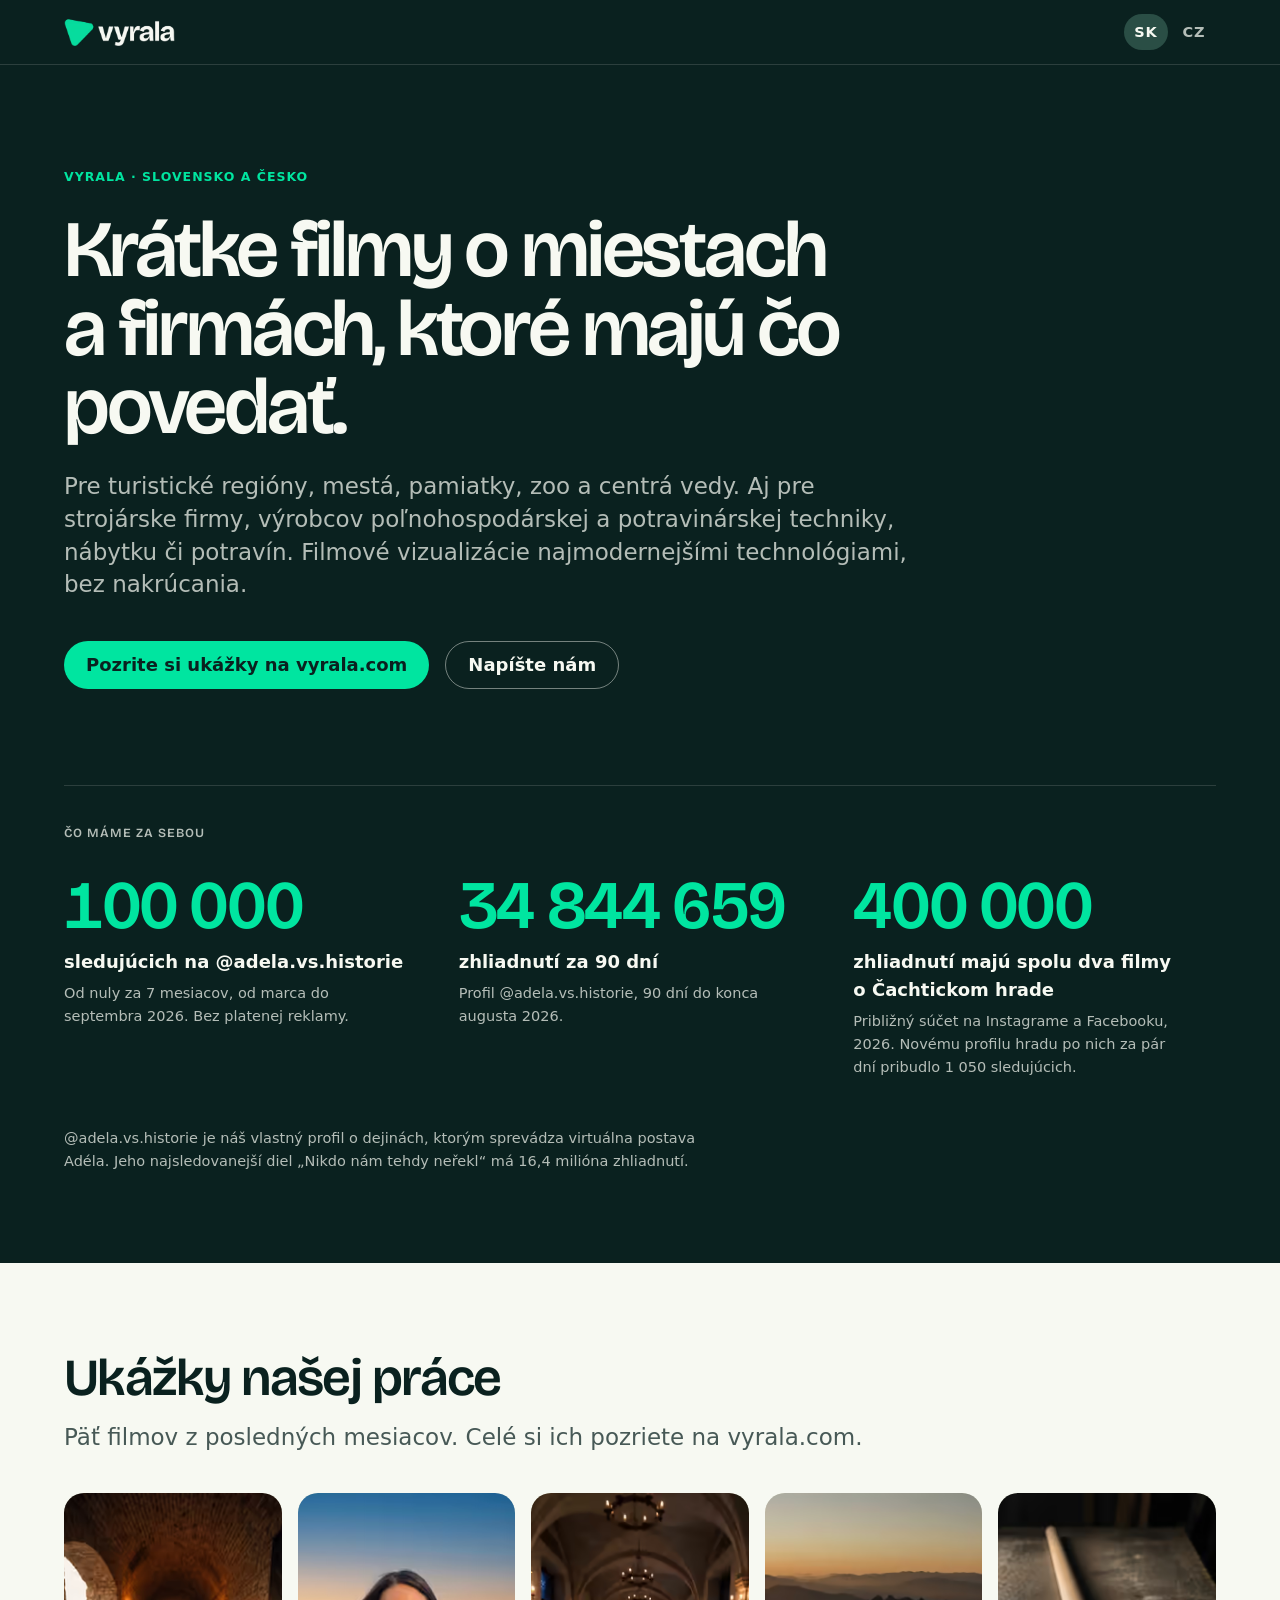
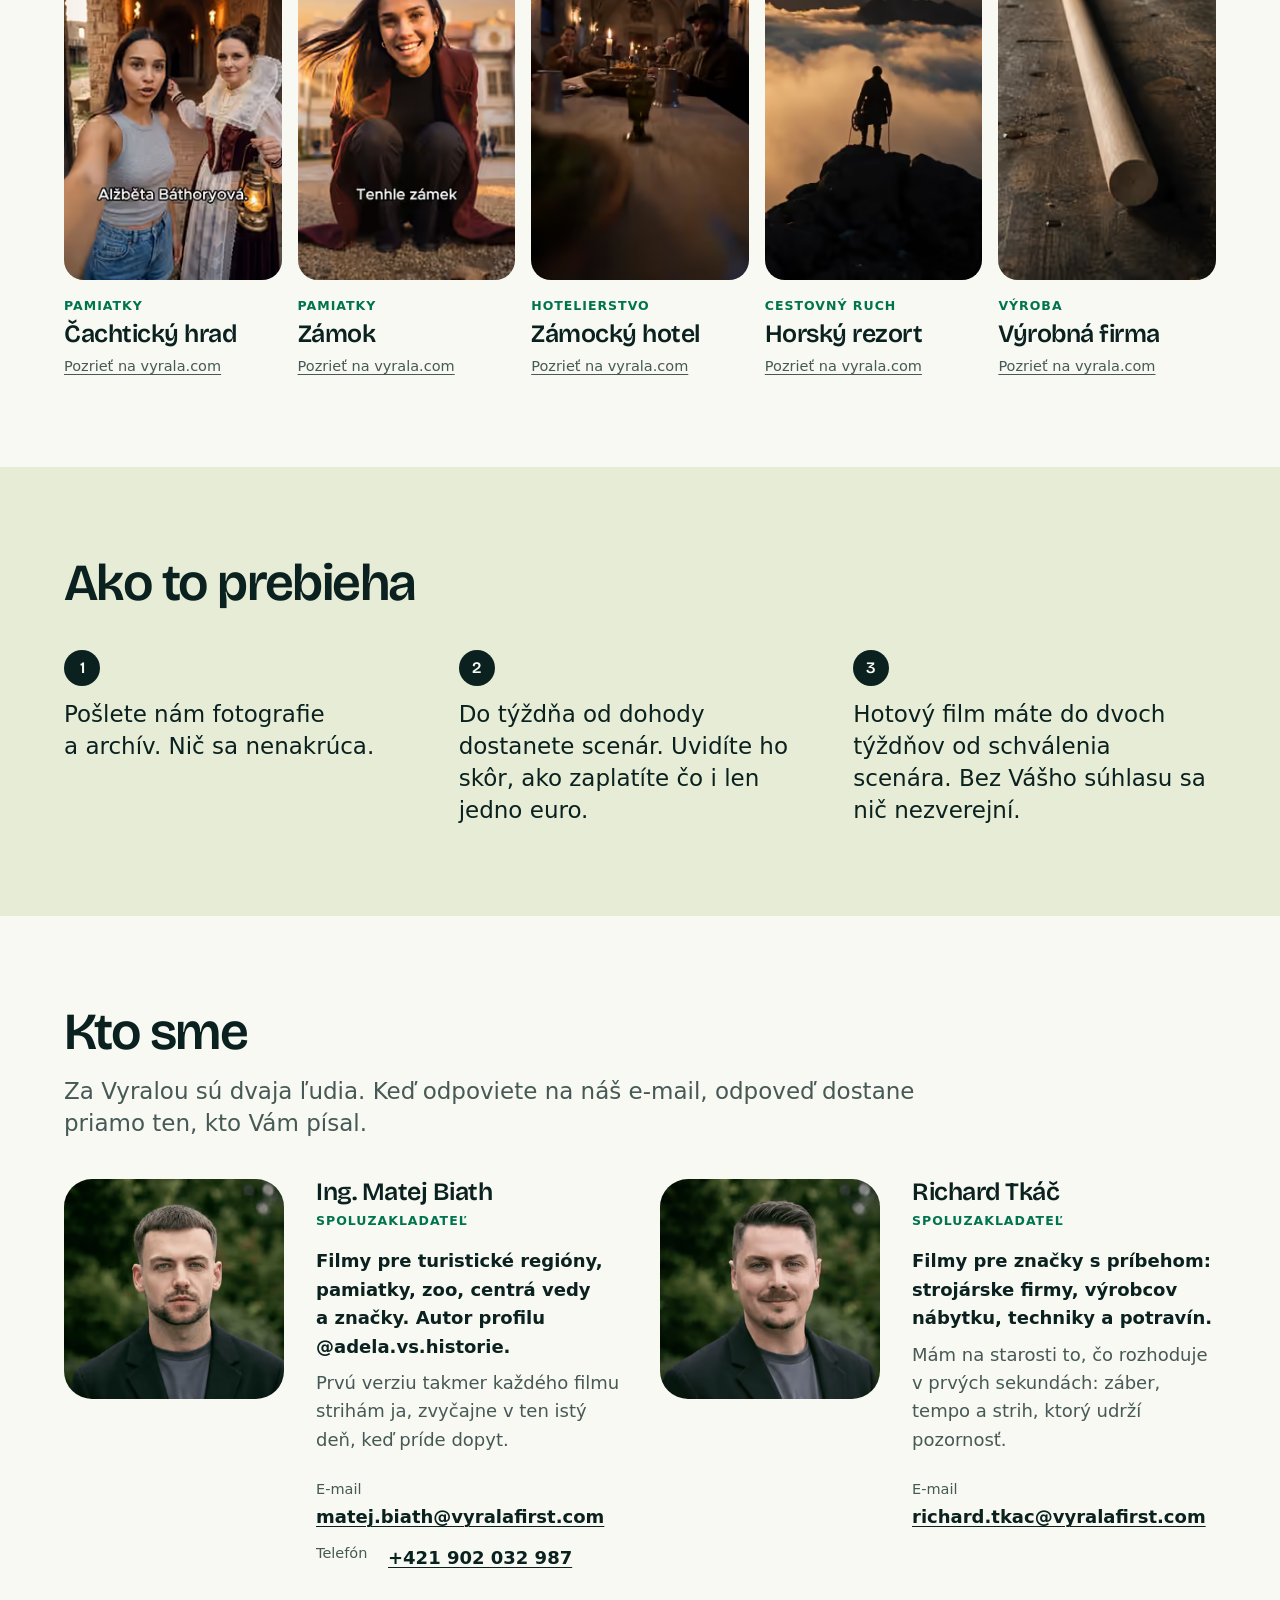
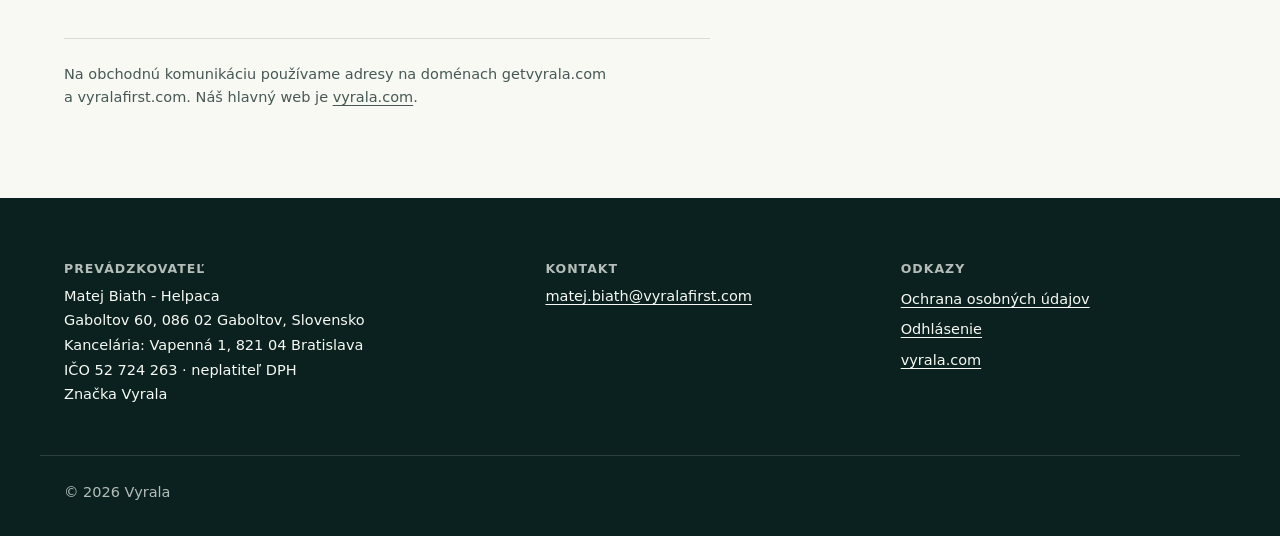
<file: index.html>
<!DOCTYPE html>
<html lang="sk">
<head>
<meta charset="utf-8">
<meta name="viewport" content="width=device-width, initial-scale=1">
<meta http-equiv="Content-Security-Policy" content="default-src 'none'; img-src 'self'; style-src 'self'; font-src 'self'; base-uri 'none'; form-action 'none'; upgrade-insecure-requests">
<meta name="referrer" content="strict-origin-when-cross-origin">
<meta name="robots" content="noindex, follow">
<title>Vyrala · krátke filmy pre regióny, pamiatky a firmy</title>
<meta name="description" content="Krátke filmy pre turistické regióny, pamiatky, zoo, centrá vedy a výrobné firmy na Slovensku a v Česku. Nič sa nenakrúca, stačia fotografie a archív.">
<link rel="canonical" href="https://vyralafirst.com/">
<link rel="alternate" hreflang="sk" href="https://vyralafirst.com/">
<link rel="alternate" hreflang="cs" href="https://vyralafirst.com/cz/">
<link rel="alternate" hreflang="x-default" href="https://vyralafirst.com/">
<meta property="og:type" content="website">
<meta property="og:site_name" content="Vyrala">
<meta property="og:locale" content="sk_SK">
<meta property="og:title" content="Vyrala · krátke filmy pre regióny, pamiatky a firmy">
<meta property="og:description" content="Krátke filmy pre turistické regióny, pamiatky, zoo, centrá vedy a výrobné firmy na Slovensku a v Česku. Nič sa nenakrúca, stačia fotografie a archív.">
<meta property="og:url" content="https://vyralafirst.com/">
<meta property="og:image" content="https://vyralafirst.com/assets/og.jpg">
<meta property="og:image:width" content="1200">
<meta property="og:image:height" content="630">
<meta property="og:image:alt" content="Vyrala">
<meta name="twitter:card" content="summary_large_image">
<meta name="theme-color" content="#0A211F">
<link rel="icon" href="favicon.ico" sizes="32x32">
<link rel="icon" href="favicon.svg" type="image/svg+xml">
<link rel="apple-touch-icon" href="apple-touch-icon.png">
<link rel="preload" href="assets/fonts/bricolage-600-latin.woff2" as="font" type="font/woff2" crossorigin>
<link rel="stylesheet" href="assets/styles.42181ab2ae.css">
</head>
<body>
<a class="skip" href="#main">Preskočiť na obsah</a>
<header class="hdr">
  <div class="shell hdr__in">
    <a class="brand" href="" aria-label="Vyrala, úvodná stránka">
      <picture>
        <source type="image/avif" srcset="assets/img/logo.avif">
        <source type="image/webp" srcset="assets/img/logo.webp">
        <img src="assets/img/logo.png" alt="Vyrala" width="111" height="28">
      </picture>
    </a>
    <nav aria-label="Jazyk stránky"><ul class="langs"><li><a href="" hreflang="sk" lang="sk" aria-current="page" title="Slovenčina">SK</a></li><li><a href="cz/" hreflang="cs" lang="cs" title="Čeština">CZ</a></li></ul></nav>
  </div>
</header>
<main id="main">
<section class="hero s-dark" aria-labelledby="h1">
  <div class="shell">
    <p class="eyebrow cap">Vyrala · Slovensko a Česko</p>
    <h1 id="h1" class="t-hero">Krátke filmy o miestach a firmách, ktoré majú čo povedať.</h1>
    <p class="lead">Pre turistické regióny, mestá, pamiatky, zoo a centrá vedy. Aj pre strojárske firmy, výrobcov poľnohospodárskej a potravinárskej techniky, nábytku či potravín. Filmové vizualizácie najmodernejšími technológiami, bez nakrúcania.</p>
    <p class="ctas">
      <a class="btn btn--primary" href="https://vyrala.com/sk/" rel="noopener">Pozrite si ukážky na vyrala.com</a>
      <a class="btn btn--ghost" href="mailto:matej.biath@vyralafirst.com">Napíšte nám</a>
    </p>
  </div>
</section>
<section class="proof s-dark" aria-labelledby="proof-h">
  <div class="shell">
    <h2 id="proof-h" class="cap proof__h">Čo máme za sebou</h2>
    <ul class="proof__list">
    <li class="proof__item">
      <p class="proof__num num">100 000</p>
      <p class="proof__label">sledujúcich na @adela.vs.historie</p>
      <p class="proof__note">Od nuly za 7 mesiacov, od marca do septembra 2026. Bez platenej reklamy.</p>
    </li>
    <li class="proof__item">
      <p class="proof__num num">34 844 659</p>
      <p class="proof__label">zhliadnutí za 90 dní</p>
      <p class="proof__note">Profil @adela.vs.historie, 90 dní do konca augusta 2026.</p>
    </li>
    <li class="proof__item">
      <p class="proof__num num">400 000</p>
      <p class="proof__label">zhliadnutí majú spolu dva filmy o Čachtickom hrade</p>
      <p class="proof__note">Približný súčet na Instagrame a Facebooku, 2026. Novému profilu hradu po nich za pár dní pribudlo 1 050 sledujúcich.</p>
    </li>
    </ul>
    <p class="proof__adela">@adela.vs.historie je náš vlastný profil o dejinách, ktorým sprevádza virtuálna postava Adéla. Jeho najsledovanejší diel „Nikdo nám tehdy neřekl“ má 16,4 milióna zhliadnutí.</p>
  </div>
</section>
<section class="work s-light" aria-labelledby="work-h">
  <div class="shell">
    <h2 id="work-h" class="t-h2">Ukážky našej práce</h2>
    <p class="intro">Päť filmov z posledných mesiacov. Celé si ich pozriete na vyrala.com.</p>
  </div>
  <div class="shell work__rail">
    <ul class="work__list">
    <li class="card">
      <a class="card__link" href="https://vyrala.com/sk/#adela" rel="noopener">
        <picture>
  <source type="image/avif" srcset="assets/img/work-adela-01.avif 1x, assets/img/work-adela-01@2x.avif 2x">
  <source type="image/webp" srcset="assets/img/work-adela-01.webp 1x, assets/img/work-adela-01@2x.webp 2x">
  <img class="card__img" src="assets/img/work-adela-01.jpg" srcset="assets/img/work-adela-01@2x.jpg 2x" alt="Adéla a žena v dobovom odeve s lampášom v bráne Čachtického hradu" width="240" height="427" loading="lazy" decoding="async">
</picture>
        <span class="card__tag cap">Pamiatky</span>
        <span class="card__title">Čachtický hrad</span>
        <span class="card__cta">Pozrieť na vyrala.com</span>
      </a>
    </li>
    <li class="card">
      <a class="card__link" href="https://vyrala.com/sk/#work" rel="noopener">
        <picture>
  <source type="image/avif" srcset="assets/img/work-heritage-01.avif 1x, assets/img/work-heritage-01@2x.avif 2x">
  <source type="image/webp" srcset="assets/img/work-heritage-01.webp 1x, assets/img/work-heritage-01@2x.webp 2x">
  <img class="card__img" src="assets/img/work-heritage-01.jpg" srcset="assets/img/work-heritage-01@2x.jpg 2x" alt="Usmiata žena v bordovom kabáte pred zámkom vo večernom svetle" width="240" height="427" loading="lazy" decoding="async">
</picture>
        <span class="card__tag cap">Pamiatky</span>
        <span class="card__title">Zámok</span>
        <span class="card__cta">Pozrieť na vyrala.com</span>
      </a>
    </li>
    <li class="card">
      <a class="card__link" href="https://vyrala.com/sk/#work" rel="noopener">
        <picture>
  <source type="image/avif" srcset="assets/img/work-hospitality-01.avif 1x, assets/img/work-hospitality-01@2x.avif 2x">
  <source type="image/webp" srcset="assets/img/work-hospitality-01.webp 1x, assets/img/work-hospitality-01@2x.webp 2x">
  <img class="card__img" src="assets/img/work-hospitality-01.jpg" srcset="assets/img/work-hospitality-01@2x.jpg 2x" alt="Hostina pri dlhom stole v klenutej sieni osvetlenej sviečkami" width="240" height="427" loading="lazy" decoding="async">
</picture>
        <span class="card__tag cap">Hotelierstvo</span>
        <span class="card__title">Zámocký hotel</span>
        <span class="card__cta">Pozrieť na vyrala.com</span>
      </a>
    </li>
    <li class="card">
      <a class="card__link" href="https://vyrala.com/sk/#work" rel="noopener">
        <picture>
  <source type="image/avif" srcset="assets/img/work-tourism-01.avif 1x, assets/img/work-tourism-01@2x.avif 2x">
  <source type="image/webp" srcset="assets/img/work-tourism-01.webp 1x, assets/img/work-tourism-01@2x.webp 2x">
  <img class="card__img" src="assets/img/work-tourism-01.jpg" srcset="assets/img/work-tourism-01@2x.jpg 2x" alt="Postava s lanom na skalnom štíte nad morom oblakov pri západe slnka" width="240" height="427" loading="lazy" decoding="async">
</picture>
        <span class="card__tag cap">Cestovný ruch</span>
        <span class="card__title">Horský rezort</span>
        <span class="card__cta">Pozrieť na vyrala.com</span>
      </a>
    </li>
    <li class="card">
      <a class="card__link" href="https://vyrala.com/sk/#work" rel="noopener">
        <picture>
  <source type="image/avif" srcset="assets/img/work-manufacturing-01.avif 1x, assets/img/work-manufacturing-01@2x.avif 2x">
  <source type="image/webp" srcset="assets/img/work-manufacturing-01.webp 1x, assets/img/work-manufacturing-01@2x.webp 2x">
  <img class="card__img" src="assets/img/work-manufacturing-01.jpg" srcset="assets/img/work-manufacturing-01@2x.jpg 2x" alt="Hladká drevená tyč na starom pracovnom stole v dielni" width="240" height="427" loading="lazy" decoding="async">
</picture>
        <span class="card__tag cap">Výroba</span>
        <span class="card__title">Výrobná firma</span>
        <span class="card__cta">Pozrieť na vyrala.com</span>
      </a>
    </li>
    </ul>
  </div>
</section>
<section class="how s-sage" aria-labelledby="how-h">
  <div class="shell">
    <h2 id="how-h" class="t-h2">Ako to prebieha</h2>
    <ol class="how__list">
      <li>Pošlete nám fotografie a archív. Nič sa nenakrúca.</li>
      <li>Do týždňa od dohody dostanete scenár. Uvidíte ho skôr, ako zaplatíte čo i len jedno euro.</li>
      <li>Hotový film máte do dvoch týždňov od schválenia scenára. Bez Vášho súhlasu sa nič nezverejní.</li>
    </ol>
  </div>
</section>
<section class="team s-light" aria-labelledby="team-h">
  <div class="shell">
    <h2 id="team-h" class="t-h2">Kto sme</h2>
    <p class="intro">Za Vyralou sú dvaja ľudia. Keď odpoviete na náš e-mail, odpoveď dostane priamo ten, kto Vám písal.</p>
    <ul class="team__list">
    <li class="person">
      <picture>
  <source type="image/avif" srcset="assets/img/team-matej.avif 1x, assets/img/team-matej@2x.avif 2x">
  <source type="image/webp" srcset="assets/img/team-matej.webp 1x, assets/img/team-matej@2x.webp 2x">
  <img class="person__img" src="assets/img/team-matej.jpg" srcset="assets/img/team-matej@2x.jpg 2x" alt="Portrét: Matej Biath" width="320" height="320" loading="lazy" decoding="async">
</picture>
      <div class="person__body">
        <h3 class="person__name">Ing. Matej Biath</h3>
        <p class="person__role cap">Spoluzakladateľ</p>
        <p class="person__focus">Filmy pre turistické regióny, pamiatky, zoo, centrá vedy a značky. Autor profilu @adela.vs.historie.</p>
        <p class="person__bio">Prvú verziu takmer každého filmu strihám ja, zvyčajne v ten istý deň, keď príde dopyt.</p>
        <dl class="person__contact">
          <div><dt>E-mail</dt><dd><a href="mailto:matej.biath@vyralafirst.com">matej.biath@vyralafirst.com</a></dd></div>
          <div><dt>Telefón</dt><dd><a href="tel:+421902032987">+421&nbsp;902&nbsp;032&nbsp;987</a></dd></div>
        </dl>
      </div>
    </li>
    <li class="person">
      <picture>
  <source type="image/avif" srcset="assets/img/team-richard.avif 1x, assets/img/team-richard@2x.avif 2x">
  <source type="image/webp" srcset="assets/img/team-richard.webp 1x, assets/img/team-richard@2x.webp 2x">
  <img class="person__img" src="assets/img/team-richard.jpg" srcset="assets/img/team-richard@2x.jpg 2x" alt="Portrét: Richard Tkáč" width="320" height="320" loading="lazy" decoding="async">
</picture>
      <div class="person__body">
        <h3 class="person__name">Richard Tkáč</h3>
        <p class="person__role cap">Spoluzakladateľ</p>
        <p class="person__focus">Filmy pre značky s príbehom: strojárske firmy, výrobcov nábytku, techniky a potravín.</p>
        <p class="person__bio">Mám na starosti to, čo rozhoduje v prvých sekundách: záber, tempo a strih, ktorý udrží pozornosť.</p>
        <dl class="person__contact">
          <div><dt>E-mail</dt><dd><a href="mailto:richard.tkac@vyralafirst.com">richard.tkac@vyralafirst.com</a></dd></div>
          
        </dl>
      </div>
    </li>
    </ul>
    <p class="transparency">Na obchodnú komunikáciu používame adresy na doménach getvyrala.com a vyralafirst.com. Náš hlavný web je <a href="https://vyrala.com/sk/" rel="noopener">vyrala.com</a>.</p>
  </div>
</section>
</main>
<footer class="ftr">
  <div class="shell ftr__grid">
    <section aria-labelledby="ftr-imprint">
      <h2 class="cap" id="ftr-imprint">Prevádzkovateľ</h2>
      <address>Matej Biath - Helpaca<br>Gaboltov 60, 086 02 Gaboltov, Slovensko<br>Kancelária: Vapenná 1, 821 04 Bratislava<br>IČO 52 724 263 · neplatiteľ DPH<br>Značka Vyrala</address>
    </section>
    <section aria-labelledby="ftr-contact">
      <h2 class="cap" id="ftr-contact">Kontakt</h2>
      <p><a href="mailto:matej.biath@vyralafirst.com">matej.biath@vyralafirst.com</a></p>
    </section>
    <nav aria-labelledby="ftr-links">
      <h2 class="cap" id="ftr-links">Odkazy</h2>
      <ul class="ftr__links">
        <li><a href="ochrana-udajov/">Ochrana osobných údajov</a></li>
        <li><a href="odhlasenie/">Odhlásenie</a></li>
        <li><a href="https://vyrala.com/sk/" rel="noopener">vyrala.com</a></li>
      </ul>
    </nav>
  </div>
  <div class="shell ftr__base"><p>© 2026 Vyrala</p></div>
</footer>
</body>
</html>
</file>
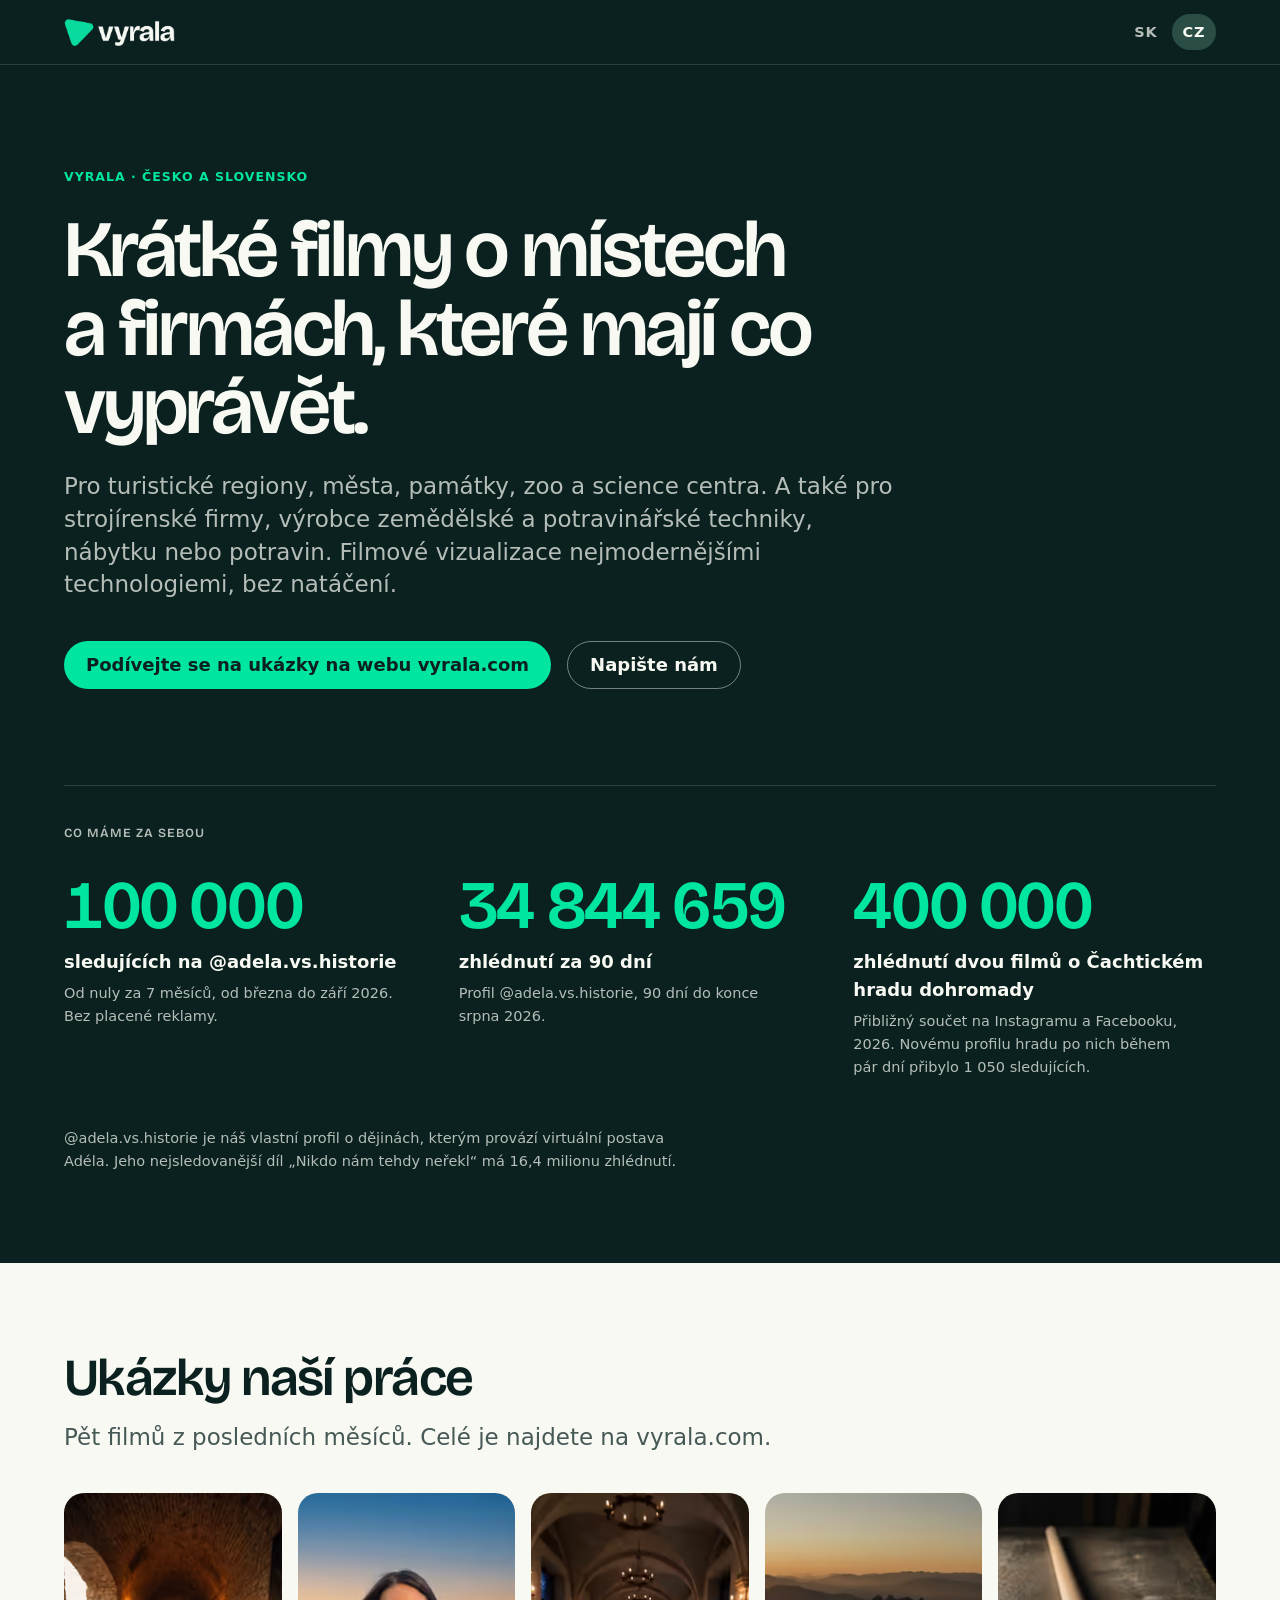
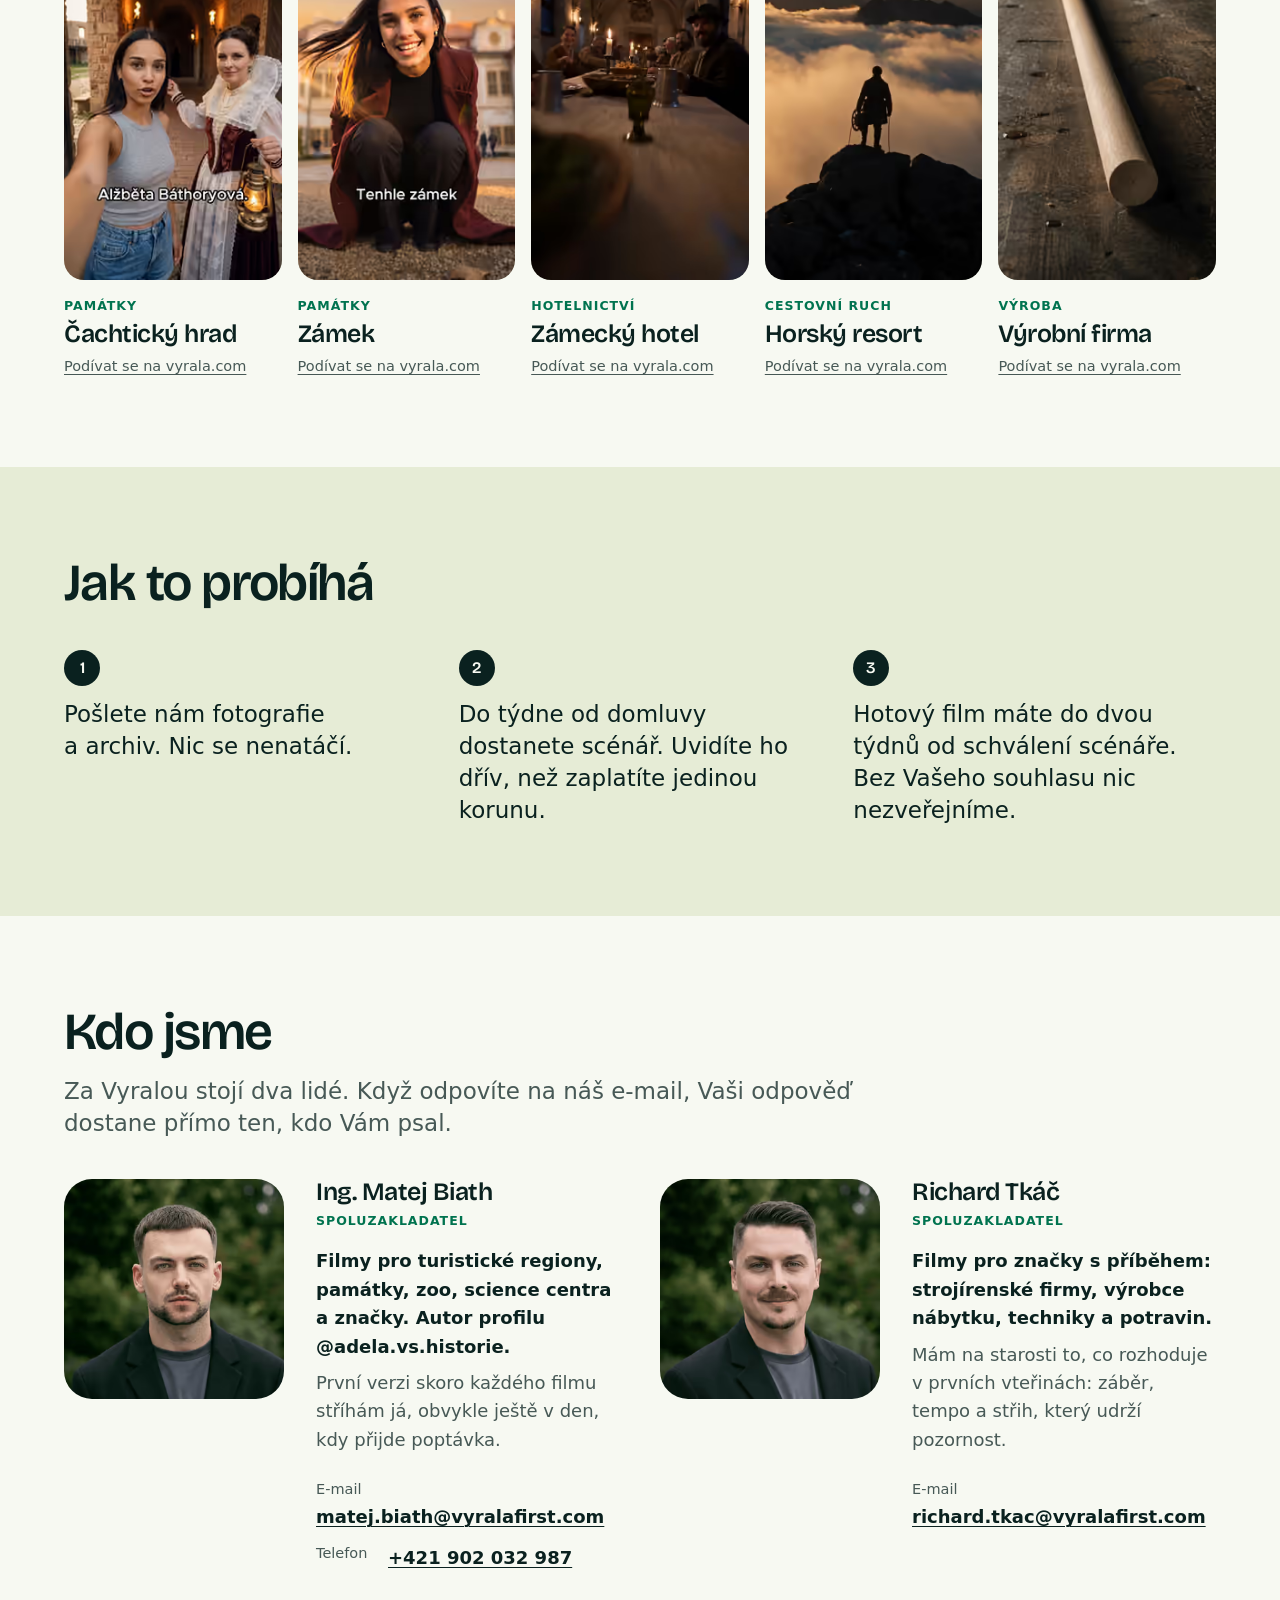
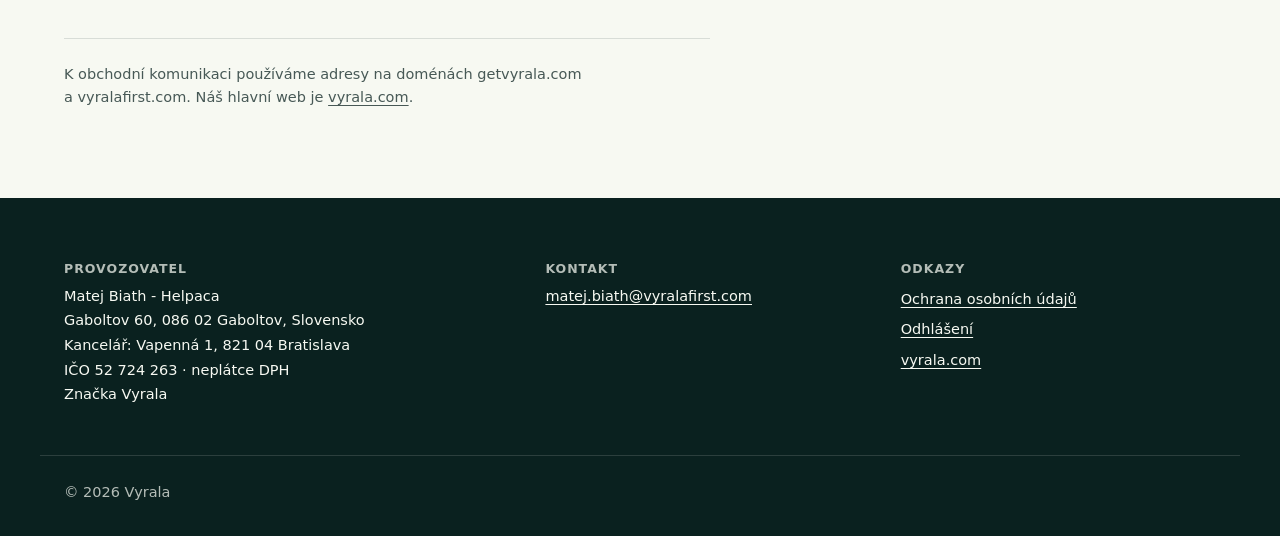
<file: cz/index.html>
<!DOCTYPE html>
<html lang="cs">
<head>
<meta charset="utf-8">
<meta name="viewport" content="width=device-width, initial-scale=1">
<meta http-equiv="Content-Security-Policy" content="default-src 'none'; img-src 'self'; style-src 'self'; font-src 'self'; base-uri 'none'; form-action 'none'; upgrade-insecure-requests">
<meta name="referrer" content="strict-origin-when-cross-origin">
<meta name="robots" content="noindex, follow">
<title>Vyrala · krátké filmy pro regiony, památky a firmy</title>
<meta name="description" content="Krátké filmy pro turistické regiony, památky, zoo, science centra a výrobní firmy v Česku a na Slovensku. Nic se nenatáčí, stačí fotografie a archiv.">
<link rel="canonical" href="https://vyralafirst.com/cz/">
<link rel="alternate" hreflang="sk" href="https://vyralafirst.com/">
<link rel="alternate" hreflang="cs" href="https://vyralafirst.com/cz/">
<link rel="alternate" hreflang="x-default" href="https://vyralafirst.com/">
<meta property="og:type" content="website">
<meta property="og:site_name" content="Vyrala">
<meta property="og:locale" content="cs_CZ">
<meta property="og:title" content="Vyrala · krátké filmy pro regiony, památky a firmy">
<meta property="og:description" content="Krátké filmy pro turistické regiony, památky, zoo, science centra a výrobní firmy v Česku a na Slovensku. Nic se nenatáčí, stačí fotografie a archiv.">
<meta property="og:url" content="https://vyralafirst.com/cz/">
<meta property="og:image" content="https://vyralafirst.com/assets/og.jpg">
<meta property="og:image:width" content="1200">
<meta property="og:image:height" content="630">
<meta property="og:image:alt" content="Vyrala">
<meta name="twitter:card" content="summary_large_image">
<meta name="theme-color" content="#0A211F">
<link rel="icon" href="../favicon.ico" sizes="32x32">
<link rel="icon" href="../favicon.svg" type="image/svg+xml">
<link rel="apple-touch-icon" href="../apple-touch-icon.png">
<link rel="preload" href="../assets/fonts/bricolage-600-latin.woff2" as="font" type="font/woff2" crossorigin>
<link rel="stylesheet" href="../assets/styles.42181ab2ae.css">
</head>
<body>
<a class="skip" href="#main">Přeskočit na obsah</a>
<header class="hdr">
  <div class="shell hdr__in">
    <a class="brand" href="../cz/" aria-label="Vyrala, úvodní stránka">
      <picture>
        <source type="image/avif" srcset="../assets/img/logo.avif">
        <source type="image/webp" srcset="../assets/img/logo.webp">
        <img src="../assets/img/logo.png" alt="Vyrala" width="111" height="28">
      </picture>
    </a>
    <nav aria-label="Jazyk stránky"><ul class="langs"><li><a href="../" hreflang="sk" lang="sk" title="Slovenčina">SK</a></li><li><a href="../cz/" hreflang="cs" lang="cs" aria-current="page" title="Čeština">CZ</a></li></ul></nav>
  </div>
</header>
<main id="main">
<section class="hero s-dark" aria-labelledby="h1">
  <div class="shell">
    <p class="eyebrow cap">Vyrala · Česko a Slovensko</p>
    <h1 id="h1" class="t-hero">Krátké filmy o místech a firmách, které mají co vyprávět.</h1>
    <p class="lead">Pro turistické regiony, města, památky, zoo a science centra. A také pro strojírenské firmy, výrobce zemědělské a potravinářské techniky, nábytku nebo potravin. Filmové vizualizace nejmodernějšími technologiemi, bez natáčení.</p>
    <p class="ctas">
      <a class="btn btn--primary" href="https://vyrala.com/cz/" rel="noopener">Podívejte se na ukázky na webu vyrala.com</a>
      <a class="btn btn--ghost" href="mailto:matej.biath@vyralafirst.com">Napište nám</a>
    </p>
  </div>
</section>
<section class="proof s-dark" aria-labelledby="proof-h">
  <div class="shell">
    <h2 id="proof-h" class="cap proof__h">Co máme za sebou</h2>
    <ul class="proof__list">
    <li class="proof__item">
      <p class="proof__num num">100 000</p>
      <p class="proof__label">sledujících na @adela.vs.historie</p>
      <p class="proof__note">Od nuly za 7 měsíců, od března do září 2026. Bez placené reklamy.</p>
    </li>
    <li class="proof__item">
      <p class="proof__num num">34 844 659</p>
      <p class="proof__label">zhlédnutí za 90 dní</p>
      <p class="proof__note">Profil @adela.vs.historie, 90 dní do konce srpna 2026.</p>
    </li>
    <li class="proof__item">
      <p class="proof__num num">400 000</p>
      <p class="proof__label">zhlédnutí dvou filmů o Čachtickém hradu dohromady</p>
      <p class="proof__note">Přibližný součet na Instagramu a Facebooku, 2026. Novému profilu hradu po nich během pár dní přibylo 1 050 sledujících.</p>
    </li>
    </ul>
    <p class="proof__adela">@adela.vs.historie je náš vlastní profil o dějinách, kterým provází virtuální postava Adéla. Jeho nejsledovanější díl „Nikdo nám tehdy neřekl“ má 16,4 milionu zhlédnutí.</p>
  </div>
</section>
<section class="work s-light" aria-labelledby="work-h">
  <div class="shell">
    <h2 id="work-h" class="t-h2">Ukázky naší práce</h2>
    <p class="intro">Pět filmů z posledních měsíců. Celé je najdete na vyrala.com.</p>
  </div>
  <div class="shell work__rail">
    <ul class="work__list">
    <li class="card">
      <a class="card__link" href="https://vyrala.com/cz/#adela" rel="noopener">
        <picture>
  <source type="image/avif" srcset="../assets/img/work-adela-01.avif 1x, ../assets/img/work-adela-01@2x.avif 2x">
  <source type="image/webp" srcset="../assets/img/work-adela-01.webp 1x, ../assets/img/work-adela-01@2x.webp 2x">
  <img class="card__img" src="../assets/img/work-adela-01.jpg" srcset="../assets/img/work-adela-01@2x.jpg 2x" alt="Adéla a žena v dobovém oděvu s lucernou v bráně Čachtického hradu" width="240" height="427" loading="lazy" decoding="async">
</picture>
        <span class="card__tag cap">Památky</span>
        <span class="card__title">Čachtický hrad</span>
        <span class="card__cta">Podívat se na vyrala.com</span>
      </a>
    </li>
    <li class="card">
      <a class="card__link" href="https://vyrala.com/cz/#work" rel="noopener">
        <picture>
  <source type="image/avif" srcset="../assets/img/work-heritage-01.avif 1x, ../assets/img/work-heritage-01@2x.avif 2x">
  <source type="image/webp" srcset="../assets/img/work-heritage-01.webp 1x, ../assets/img/work-heritage-01@2x.webp 2x">
  <img class="card__img" src="../assets/img/work-heritage-01.jpg" srcset="../assets/img/work-heritage-01@2x.jpg 2x" alt="Usměvavá žena ve vínovém kabátě před zámkem ve večerním světle" width="240" height="427" loading="lazy" decoding="async">
</picture>
        <span class="card__tag cap">Památky</span>
        <span class="card__title">Zámek</span>
        <span class="card__cta">Podívat se na vyrala.com</span>
      </a>
    </li>
    <li class="card">
      <a class="card__link" href="https://vyrala.com/cz/#work" rel="noopener">
        <picture>
  <source type="image/avif" srcset="../assets/img/work-hospitality-01.avif 1x, ../assets/img/work-hospitality-01@2x.avif 2x">
  <source type="image/webp" srcset="../assets/img/work-hospitality-01.webp 1x, ../assets/img/work-hospitality-01@2x.webp 2x">
  <img class="card__img" src="../assets/img/work-hospitality-01.jpg" srcset="../assets/img/work-hospitality-01@2x.jpg 2x" alt="Hostina u dlouhého stolu v klenutém sále při svíčkách" width="240" height="427" loading="lazy" decoding="async">
</picture>
        <span class="card__tag cap">Hotelnictví</span>
        <span class="card__title">Zámecký hotel</span>
        <span class="card__cta">Podívat se na vyrala.com</span>
      </a>
    </li>
    <li class="card">
      <a class="card__link" href="https://vyrala.com/cz/#work" rel="noopener">
        <picture>
  <source type="image/avif" srcset="../assets/img/work-tourism-01.avif 1x, ../assets/img/work-tourism-01@2x.avif 2x">
  <source type="image/webp" srcset="../assets/img/work-tourism-01.webp 1x, ../assets/img/work-tourism-01@2x.webp 2x">
  <img class="card__img" src="../assets/img/work-tourism-01.jpg" srcset="../assets/img/work-tourism-01@2x.jpg 2x" alt="Postava s lanem na skalním štítu nad mořem mraků při západu slunce" width="240" height="427" loading="lazy" decoding="async">
</picture>
        <span class="card__tag cap">Cestovní ruch</span>
        <span class="card__title">Horský resort</span>
        <span class="card__cta">Podívat se na vyrala.com</span>
      </a>
    </li>
    <li class="card">
      <a class="card__link" href="https://vyrala.com/cz/#work" rel="noopener">
        <picture>
  <source type="image/avif" srcset="../assets/img/work-manufacturing-01.avif 1x, ../assets/img/work-manufacturing-01@2x.avif 2x">
  <source type="image/webp" srcset="../assets/img/work-manufacturing-01.webp 1x, ../assets/img/work-manufacturing-01@2x.webp 2x">
  <img class="card__img" src="../assets/img/work-manufacturing-01.jpg" srcset="../assets/img/work-manufacturing-01@2x.jpg 2x" alt="Hladká dřevěná tyč na starém pracovním stole v dílně" width="240" height="427" loading="lazy" decoding="async">
</picture>
        <span class="card__tag cap">Výroba</span>
        <span class="card__title">Výrobní firma</span>
        <span class="card__cta">Podívat se na vyrala.com</span>
      </a>
    </li>
    </ul>
  </div>
</section>
<section class="how s-sage" aria-labelledby="how-h">
  <div class="shell">
    <h2 id="how-h" class="t-h2">Jak to probíhá</h2>
    <ol class="how__list">
      <li>Pošlete nám fotografie a archiv. Nic se nenatáčí.</li>
      <li>Do týdne od domluvy dostanete scénář. Uvidíte ho dřív, než zaplatíte jedinou korunu.</li>
      <li>Hotový film máte do dvou týdnů od schválení scénáře. Bez Vašeho souhlasu nic nezveřejníme.</li>
    </ol>
  </div>
</section>
<section class="team s-light" aria-labelledby="team-h">
  <div class="shell">
    <h2 id="team-h" class="t-h2">Kdo jsme</h2>
    <p class="intro">Za Vyralou stojí dva lidé. Když odpovíte na náš e-mail, Vaši odpověď dostane přímo ten, kdo Vám psal.</p>
    <ul class="team__list">
    <li class="person">
      <picture>
  <source type="image/avif" srcset="../assets/img/team-matej.avif 1x, ../assets/img/team-matej@2x.avif 2x">
  <source type="image/webp" srcset="../assets/img/team-matej.webp 1x, ../assets/img/team-matej@2x.webp 2x">
  <img class="person__img" src="../assets/img/team-matej.jpg" srcset="../assets/img/team-matej@2x.jpg 2x" alt="Portrét: Matej Biath" width="320" height="320" loading="lazy" decoding="async">
</picture>
      <div class="person__body">
        <h3 class="person__name">Ing. Matej Biath</h3>
        <p class="person__role cap">Spoluzakladatel</p>
        <p class="person__focus">Filmy pro turistické regiony, památky, zoo, science centra a značky. Autor profilu @adela.vs.historie.</p>
        <p class="person__bio">První verzi skoro každého filmu stříhám já, obvykle ještě v den, kdy přijde poptávka.</p>
        <dl class="person__contact">
          <div><dt>E-mail</dt><dd><a href="mailto:matej.biath@vyralafirst.com">matej.biath@vyralafirst.com</a></dd></div>
          <div><dt>Telefon</dt><dd><a href="tel:+421902032987">+421&nbsp;902&nbsp;032&nbsp;987</a></dd></div>
        </dl>
      </div>
    </li>
    <li class="person">
      <picture>
  <source type="image/avif" srcset="../assets/img/team-richard.avif 1x, ../assets/img/team-richard@2x.avif 2x">
  <source type="image/webp" srcset="../assets/img/team-richard.webp 1x, ../assets/img/team-richard@2x.webp 2x">
  <img class="person__img" src="../assets/img/team-richard.jpg" srcset="../assets/img/team-richard@2x.jpg 2x" alt="Portrét: Richard Tkáč" width="320" height="320" loading="lazy" decoding="async">
</picture>
      <div class="person__body">
        <h3 class="person__name">Richard Tkáč</h3>
        <p class="person__role cap">Spoluzakladatel</p>
        <p class="person__focus">Filmy pro značky s příběhem: strojírenské firmy, výrobce nábytku, techniky a potravin.</p>
        <p class="person__bio">Mám na starosti to, co rozhoduje v prvních vteřinách: záběr, tempo a střih, který udrží pozornost.</p>
        <dl class="person__contact">
          <div><dt>E-mail</dt><dd><a href="mailto:richard.tkac@vyralafirst.com">richard.tkac@vyralafirst.com</a></dd></div>
          
        </dl>
      </div>
    </li>
    </ul>
    <p class="transparency">K obchodní komunikaci používáme adresy na doménách getvyrala.com a vyralafirst.com. Náš hlavní web je <a href="https://vyrala.com/cz/" rel="noopener">vyrala.com</a>.</p>
  </div>
</section>
</main>
<footer class="ftr">
  <div class="shell ftr__grid">
    <section aria-labelledby="ftr-imprint">
      <h2 class="cap" id="ftr-imprint">Provozovatel</h2>
      <address>Matej Biath - Helpaca<br>Gaboltov 60, 086 02 Gaboltov, Slovensko<br>Kancelář: Vapenná 1, 821 04 Bratislava<br>IČO 52 724 263 · neplátce DPH<br>Značka Vyrala</address>
    </section>
    <section aria-labelledby="ftr-contact">
      <h2 class="cap" id="ftr-contact">Kontakt</h2>
      <p><a href="mailto:matej.biath@vyralafirst.com">matej.biath@vyralafirst.com</a></p>
    </section>
    <nav aria-labelledby="ftr-links">
      <h2 class="cap" id="ftr-links">Odkazy</h2>
      <ul class="ftr__links">
        <li><a href="../cz/ochrana-udaju/">Ochrana osobních údajů</a></li>
        <li><a href="../cz/odhlaseni/">Odhlášení</a></li>
        <li><a href="https://vyrala.com/cz/" rel="noopener">vyrala.com</a></li>
      </ul>
    </nav>
  </div>
  <div class="shell ftr__base"><p>© 2026 Vyrala</p></div>
</footer>
</body>
</html>
</file>
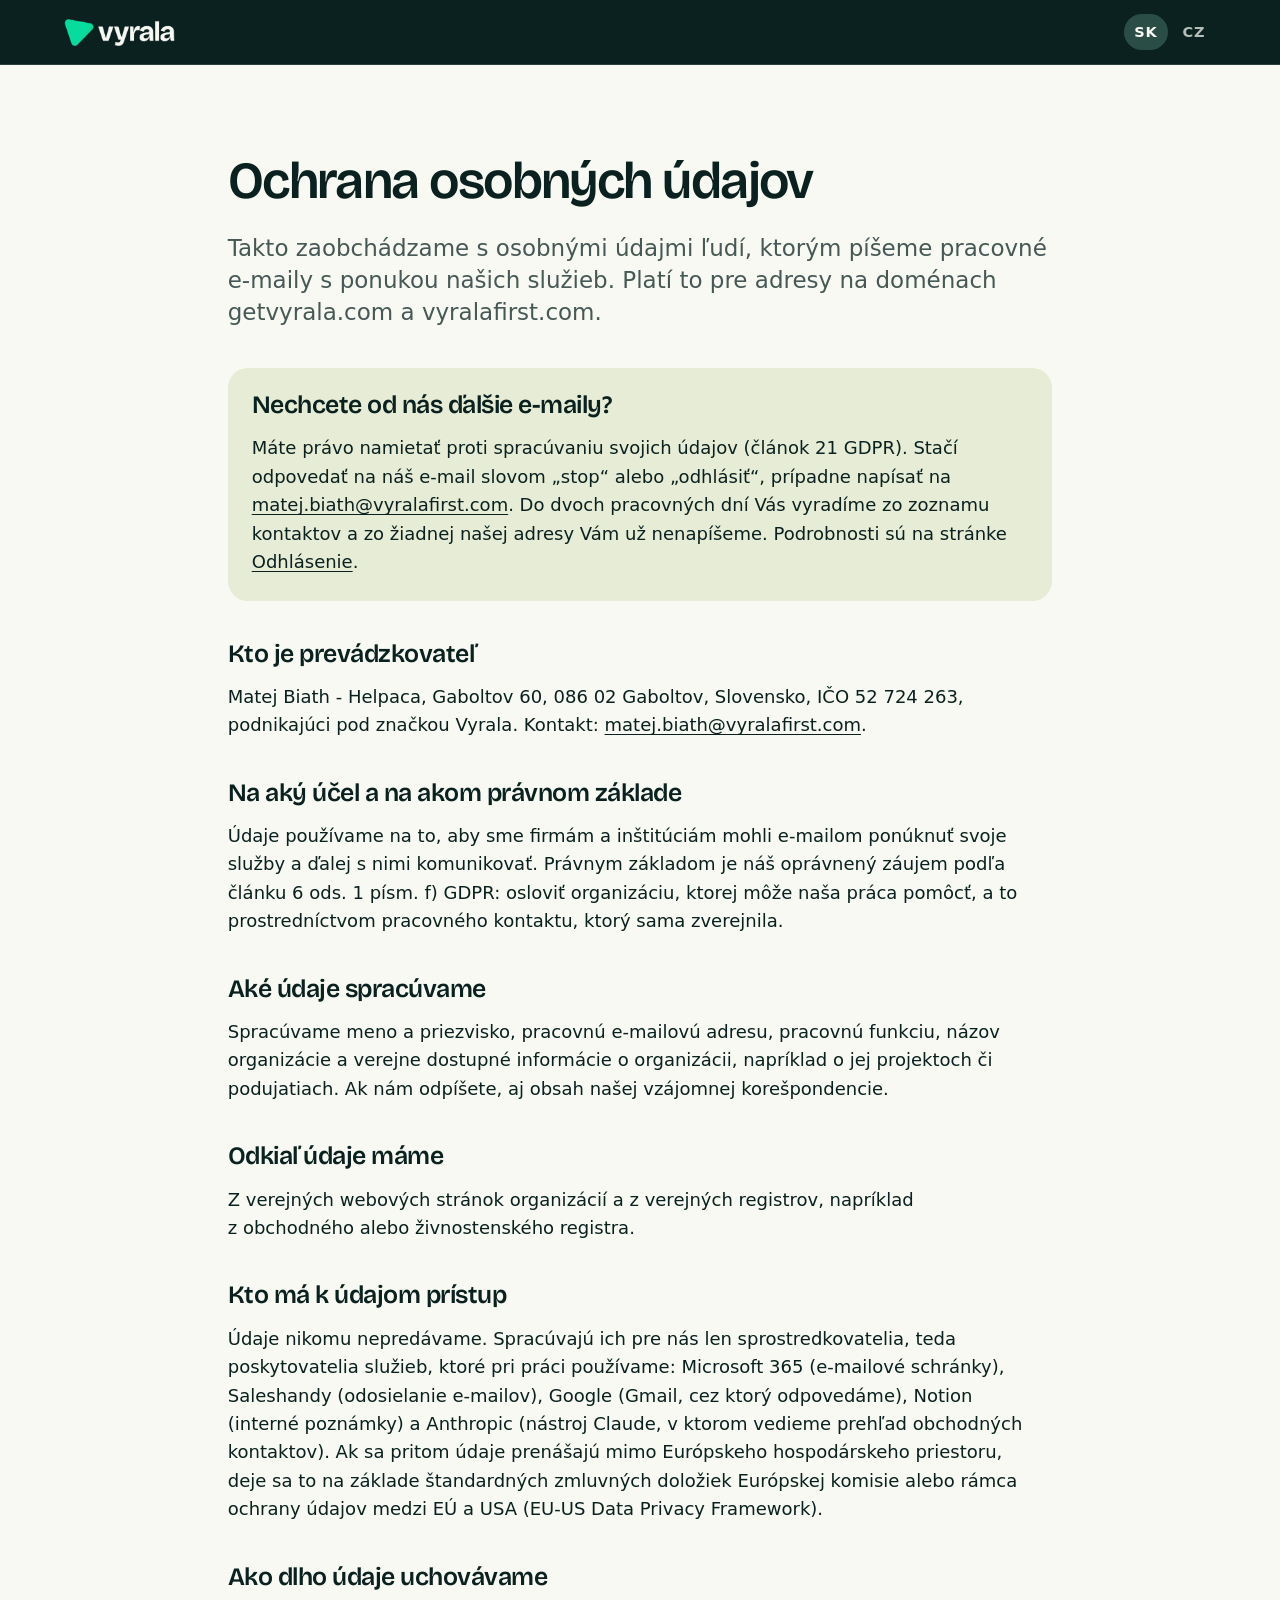
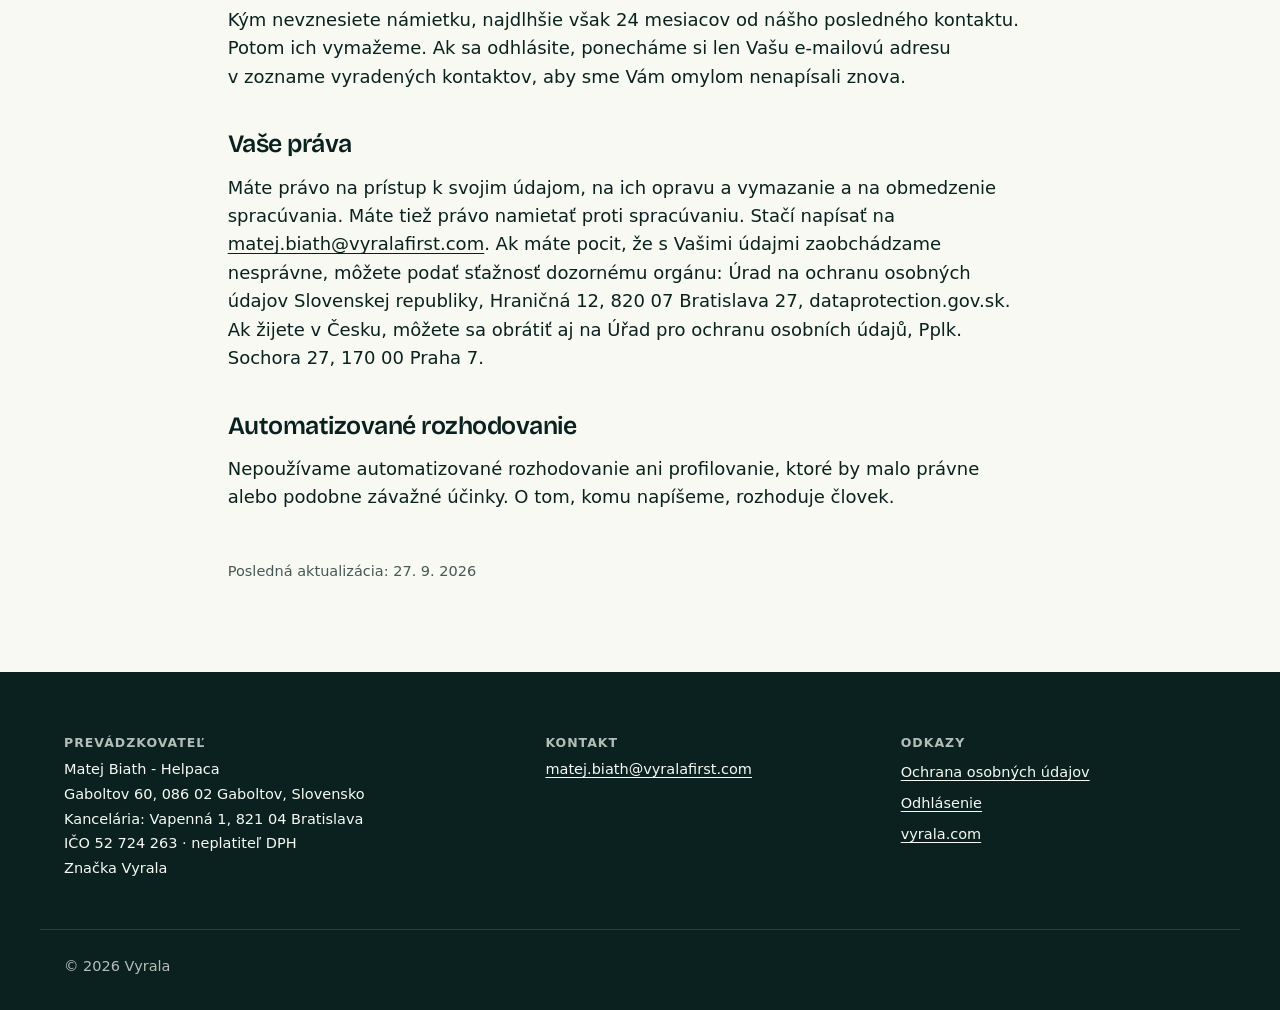
<file: ochrana-udajov/index.html>
<!DOCTYPE html>
<html lang="sk">
<head>
<meta charset="utf-8">
<meta name="viewport" content="width=device-width, initial-scale=1">
<meta http-equiv="Content-Security-Policy" content="default-src 'none'; img-src 'self'; style-src 'self'; font-src 'self'; base-uri 'none'; form-action 'none'; upgrade-insecure-requests">
<meta name="referrer" content="strict-origin-when-cross-origin">
<meta name="robots" content="noindex, follow">
<title>Ochrana osobných údajov · Vyrala</title>
<meta name="description" content="Ako Vyrala zaobchádza s údajmi ľudí, ktorým píše pracovné e-maily, a ako sa môžete odhlásiť.">
<link rel="canonical" href="https://vyralafirst.com/ochrana-udajov/">
<link rel="alternate" hreflang="sk" href="https://vyralafirst.com/ochrana-udajov/">
<link rel="alternate" hreflang="cs" href="https://vyralafirst.com/cz/ochrana-udaju/">
<link rel="alternate" hreflang="x-default" href="https://vyralafirst.com/ochrana-udajov/">
<meta property="og:type" content="website">
<meta property="og:site_name" content="Vyrala">
<meta property="og:locale" content="sk_SK">
<meta property="og:title" content="Ochrana osobných údajov · Vyrala">
<meta property="og:description" content="Ako Vyrala zaobchádza s údajmi ľudí, ktorým píše pracovné e-maily, a ako sa môžete odhlásiť.">
<meta property="og:url" content="https://vyralafirst.com/ochrana-udajov/">
<meta property="og:image" content="https://vyralafirst.com/assets/og.jpg">
<meta property="og:image:width" content="1200">
<meta property="og:image:height" content="630">
<meta property="og:image:alt" content="Vyrala">
<meta name="twitter:card" content="summary_large_image">
<meta name="theme-color" content="#0A211F">
<link rel="icon" href="../favicon.ico" sizes="32x32">
<link rel="icon" href="../favicon.svg" type="image/svg+xml">
<link rel="apple-touch-icon" href="../apple-touch-icon.png">
<link rel="preload" href="../assets/fonts/bricolage-600-latin.woff2" as="font" type="font/woff2" crossorigin>
<link rel="stylesheet" href="../assets/styles.42181ab2ae.css">
</head>
<body>
<a class="skip" href="#main">Preskočiť na obsah</a>
<header class="hdr">
  <div class="shell hdr__in">
    <a class="brand" href="../" aria-label="Vyrala, úvodná stránka">
      <picture>
        <source type="image/avif" srcset="../assets/img/logo.avif">
        <source type="image/webp" srcset="../assets/img/logo.webp">
        <img src="../assets/img/logo.png" alt="Vyrala" width="111" height="28">
      </picture>
    </a>
    <nav aria-label="Jazyk stránky"><ul class="langs"><li><a href="../ochrana-udajov/" hreflang="sk" lang="sk" aria-current="page" title="Slovenčina">SK</a></li><li><a href="../cz/ochrana-udaju/" hreflang="cs" lang="cs" title="Čeština">CZ</a></li></ul></nav>
  </div>
</header>
<main id="main">
<!-- DRAFT: Matej to review; not legal advice -->
<div class="doc s-light">
  <div class="shell doc__in">
    <h1 class="t-h2">Ochrana osobných údajov</h1>
    <p class="intro">Takto zaobchádzame s osobnými údajmi ľudí, ktorým píšeme pracovné e-maily s ponukou našich služieb. Platí to pre adresy na doménach getvyrala.com a vyralafirst.com.</p>
    <section class="callout" aria-labelledby="object-h">
      <h2 id="object-h">Nechcete od nás ďalšie e-maily?</h2>
      <p>Máte právo namietať proti spracúvaniu svojich údajov (článok 21 GDPR). Stačí odpovedať na náš e-mail slovom „stop“ alebo „odhlásiť“, prípadne napísať na <a href="mailto:matej.biath@vyralafirst.com">matej.biath@vyralafirst.com</a>. Do dvoch pracovných dní Vás vyradíme zo zoznamu kontaktov a zo žiadnej našej adresy Vám už nenapíšeme. Podrobnosti sú na stránke <a href="../odhlasenie/">Odhlásenie</a>.</p>
    </section>
    <h2>Kto je prevádzkovateľ</h2>
    <p>Matej Biath - Helpaca, Gaboltov 60, 086 02 Gaboltov, Slovensko, IČO 52 724 263, podnikajúci pod značkou Vyrala. Kontakt: <a href="mailto:matej.biath@vyralafirst.com">matej.biath@vyralafirst.com</a>.</p>
    <h2>Na aký účel a na akom právnom základe</h2>
    <p>Údaje používame na to, aby sme firmám a inštitúciám mohli e-mailom ponúknuť svoje služby a ďalej s nimi komunikovať. Právnym základom je náš oprávnený záujem podľa článku 6 ods. 1 písm. f) GDPR: osloviť organizáciu, ktorej môže naša práca pomôcť, a to prostredníctvom pracovného kontaktu, ktorý sama zverejnila.</p>
    <h2>Aké údaje spracúvame</h2>
    <p>Spracúvame meno a priezvisko, pracovnú e-mailovú adresu, pracovnú funkciu, názov organizácie a verejne dostupné informácie o organizácii, napríklad o jej projektoch či podujatiach. Ak nám odpíšete, aj obsah našej vzájomnej korešpondencie.</p>
    <h2>Odkiaľ údaje máme</h2>
    <p>Z verejných webových stránok organizácií a z verejných registrov, napríklad z obchodného alebo živnostenského registra.</p>
    <h2>Kto má k údajom prístup</h2>
    <p>Údaje nikomu nepredávame. Spracúvajú ich pre nás len sprostredkovatelia, teda poskytovatelia služieb, ktoré pri práci používame: Microsoft 365 (e-mailové schránky), Saleshandy (odosielanie e-mailov), Google (Gmail, cez ktorý odpovedáme), Notion (interné poznámky) a Anthropic (nástroj Claude, v ktorom vedieme prehľad obchodných kontaktov). Ak sa pritom údaje prenášajú mimo Európskeho hospodárskeho priestoru, deje sa to na základe štandardných zmluvných doložiek Európskej komisie alebo rámca ochrany údajov medzi EÚ a USA (EU-US Data Privacy Framework).</p>
    <h2>Ako dlho údaje uchovávame</h2>
    <p>Kým nevznesiete námietku, najdlhšie však 24 mesiacov od nášho posledného kontaktu. Potom ich vymažeme. Ak sa odhlásite, ponecháme si len Vašu e-mailovú adresu v zozname vyradených kontaktov, aby sme Vám omylom nenapísali znova.</p>
    <h2>Vaše práva</h2>
    <p>Máte právo na prístup k svojim údajom, na ich opravu a vymazanie a na obmedzenie spracúvania. Máte tiež právo namietať proti spracúvaniu. Stačí napísať na <a href="mailto:matej.biath@vyralafirst.com">matej.biath@vyralafirst.com</a>. Ak máte pocit, že s Vašimi údajmi zaobchádzame nesprávne, môžete podať sťažnosť dozornému orgánu: Úrad na ochranu osobných údajov Slovenskej republiky, Hraničná 12, 820 07 Bratislava 27, dataprotection.gov.sk. Ak žijete v Česku, môžete sa obrátiť aj na Úřad pro ochranu osobních údajů, Pplk. Sochora 27, 170 00 Praha 7.</p>
    <h2>Automatizované rozhodovanie</h2>
    <p>Nepoužívame automatizované rozhodovanie ani profilovanie, ktoré by malo právne alebo podobne závažné účinky. O tom, komu napíšeme, rozhoduje človek.</p>
    <p class="doc__updated">Posledná aktualizácia: 27. 9. 2026</p>
  </div>
</div>
</main>
<footer class="ftr">
  <div class="shell ftr__grid">
    <section aria-labelledby="ftr-imprint">
      <h2 class="cap" id="ftr-imprint">Prevádzkovateľ</h2>
      <address>Matej Biath - Helpaca<br>Gaboltov 60, 086 02 Gaboltov, Slovensko<br>Kancelária: Vapenná 1, 821 04 Bratislava<br>IČO 52 724 263 · neplatiteľ DPH<br>Značka Vyrala</address>
    </section>
    <section aria-labelledby="ftr-contact">
      <h2 class="cap" id="ftr-contact">Kontakt</h2>
      <p><a href="mailto:matej.biath@vyralafirst.com">matej.biath@vyralafirst.com</a></p>
    </section>
    <nav aria-labelledby="ftr-links">
      <h2 class="cap" id="ftr-links">Odkazy</h2>
      <ul class="ftr__links">
        <li><a href="../ochrana-udajov/">Ochrana osobných údajov</a></li>
        <li><a href="../odhlasenie/">Odhlásenie</a></li>
        <li><a href="https://vyrala.com/sk/" rel="noopener">vyrala.com</a></li>
      </ul>
    </nav>
  </div>
  <div class="shell ftr__base"><p>© 2026 Vyrala</p></div>
</footer>
</body>
</html>
</file>
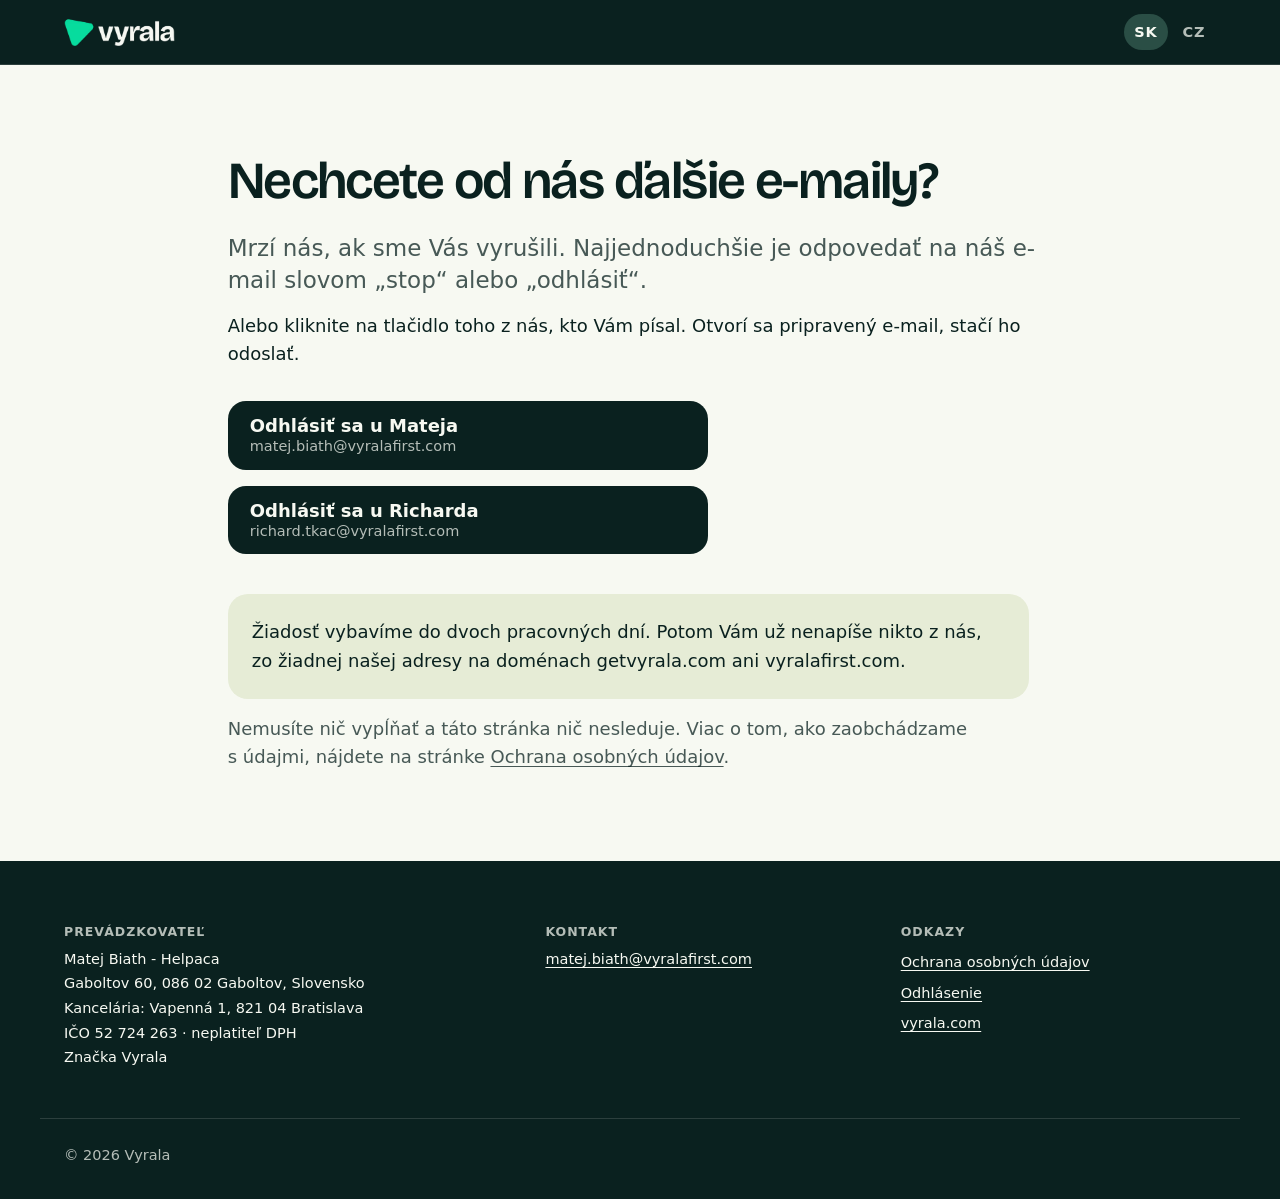
<file: odhlasenie/index.html>
<!DOCTYPE html>
<html lang="sk">
<head>
<meta charset="utf-8">
<meta name="viewport" content="width=device-width, initial-scale=1">
<meta http-equiv="Content-Security-Policy" content="default-src 'none'; img-src 'self'; style-src 'self'; font-src 'self'; base-uri 'none'; form-action 'none'; upgrade-insecure-requests">
<meta name="referrer" content="strict-origin-when-cross-origin">
<meta name="robots" content="noindex, follow">
<title>Odhlásenie · Vyrala</title>
<meta name="description" content="Ako sa odhlásiť z e-mailov od Vyraly. Vybavíme to do dvoch pracovných dní.">
<link rel="canonical" href="https://vyralafirst.com/odhlasenie/">
<link rel="alternate" hreflang="sk" href="https://vyralafirst.com/odhlasenie/">
<link rel="alternate" hreflang="cs" href="https://vyralafirst.com/cz/odhlaseni/">
<link rel="alternate" hreflang="x-default" href="https://vyralafirst.com/odhlasenie/">
<meta property="og:type" content="website">
<meta property="og:site_name" content="Vyrala">
<meta property="og:locale" content="sk_SK">
<meta property="og:title" content="Odhlásenie · Vyrala">
<meta property="og:description" content="Ako sa odhlásiť z e-mailov od Vyraly. Vybavíme to do dvoch pracovných dní.">
<meta property="og:url" content="https://vyralafirst.com/odhlasenie/">
<meta property="og:image" content="https://vyralafirst.com/assets/og.jpg">
<meta property="og:image:width" content="1200">
<meta property="og:image:height" content="630">
<meta property="og:image:alt" content="Vyrala">
<meta name="twitter:card" content="summary_large_image">
<meta name="theme-color" content="#0A211F">
<link rel="icon" href="../favicon.ico" sizes="32x32">
<link rel="icon" href="../favicon.svg" type="image/svg+xml">
<link rel="apple-touch-icon" href="../apple-touch-icon.png">
<link rel="preload" href="../assets/fonts/bricolage-600-latin.woff2" as="font" type="font/woff2" crossorigin>
<link rel="stylesheet" href="../assets/styles.42181ab2ae.css">
</head>
<body>
<a class="skip" href="#main">Preskočiť na obsah</a>
<header class="hdr">
  <div class="shell hdr__in">
    <a class="brand" href="../" aria-label="Vyrala, úvodná stránka">
      <picture>
        <source type="image/avif" srcset="../assets/img/logo.avif">
        <source type="image/webp" srcset="../assets/img/logo.webp">
        <img src="../assets/img/logo.png" alt="Vyrala" width="111" height="28">
      </picture>
    </a>
    <nav aria-label="Jazyk stránky"><ul class="langs"><li><a href="../odhlasenie/" hreflang="sk" lang="sk" aria-current="page" title="Slovenčina">SK</a></li><li><a href="../cz/odhlaseni/" hreflang="cs" lang="cs" title="Čeština">CZ</a></li></ul></nav>
  </div>
</header>
<main id="main">
<div class="doc s-light">
  <div class="shell doc__in">
    <h1 class="t-h2">Nechcete od nás ďalšie e-maily?</h1>
    <p class="intro">Mrzí nás, ak sme Vás vyrušili. Najjednoduchšie je odpovedať na náš e-mail slovom „stop“ alebo „odhlásiť“.</p>
    <p>Alebo kliknite na tlačidlo toho z nás, kto Vám písal. Otvorí sa pripravený e-mail, stačí ho odoslať.</p>
    <ul class="optout__btns">
      <li><a class="btn btn--dark" href="mailto:matej.biath@vyralafirst.com?subject=Odhl%C3%A1si%C5%A5">Odhlásiť sa u Mateja<span class="btn__sub">matej.biath@vyralafirst.com</span></a></li>
      <li><a class="btn btn--dark" href="mailto:richard.tkac@vyralafirst.com?subject=Odhl%C3%A1si%C5%A5">Odhlásiť sa u Richarda<span class="btn__sub">richard.tkac@vyralafirst.com</span></a></li>
    </ul>
    <p class="callout">Žiadosť vybavíme do dvoch pracovných dní. Potom Vám už nenapíše nikto z nás, zo žiadnej našej adresy na doménach getvyrala.com ani vyralafirst.com.</p>
    <p class="dim">Nemusíte nič vypĺňať a táto stránka nič nesleduje. Viac o tom, ako zaobchádzame s údajmi, nájdete na stránke <a href="../ochrana-udajov/">Ochrana osobných údajov</a>.</p>
  </div>
</div>
</main>
<footer class="ftr">
  <div class="shell ftr__grid">
    <section aria-labelledby="ftr-imprint">
      <h2 class="cap" id="ftr-imprint">Prevádzkovateľ</h2>
      <address>Matej Biath - Helpaca<br>Gaboltov 60, 086 02 Gaboltov, Slovensko<br>Kancelária: Vapenná 1, 821 04 Bratislava<br>IČO 52 724 263 · neplatiteľ DPH<br>Značka Vyrala</address>
    </section>
    <section aria-labelledby="ftr-contact">
      <h2 class="cap" id="ftr-contact">Kontakt</h2>
      <p><a href="mailto:matej.biath@vyralafirst.com">matej.biath@vyralafirst.com</a></p>
    </section>
    <nav aria-labelledby="ftr-links">
      <h2 class="cap" id="ftr-links">Odkazy</h2>
      <ul class="ftr__links">
        <li><a href="../ochrana-udajov/">Ochrana osobných údajov</a></li>
        <li><a href="../odhlasenie/">Odhlásenie</a></li>
        <li><a href="https://vyrala.com/sk/" rel="noopener">vyrala.com</a></li>
      </ul>
    </nav>
  </div>
  <div class="shell ftr__base"><p>© 2026 Vyrala</p></div>
</footer>
</body>
</html>
</file>
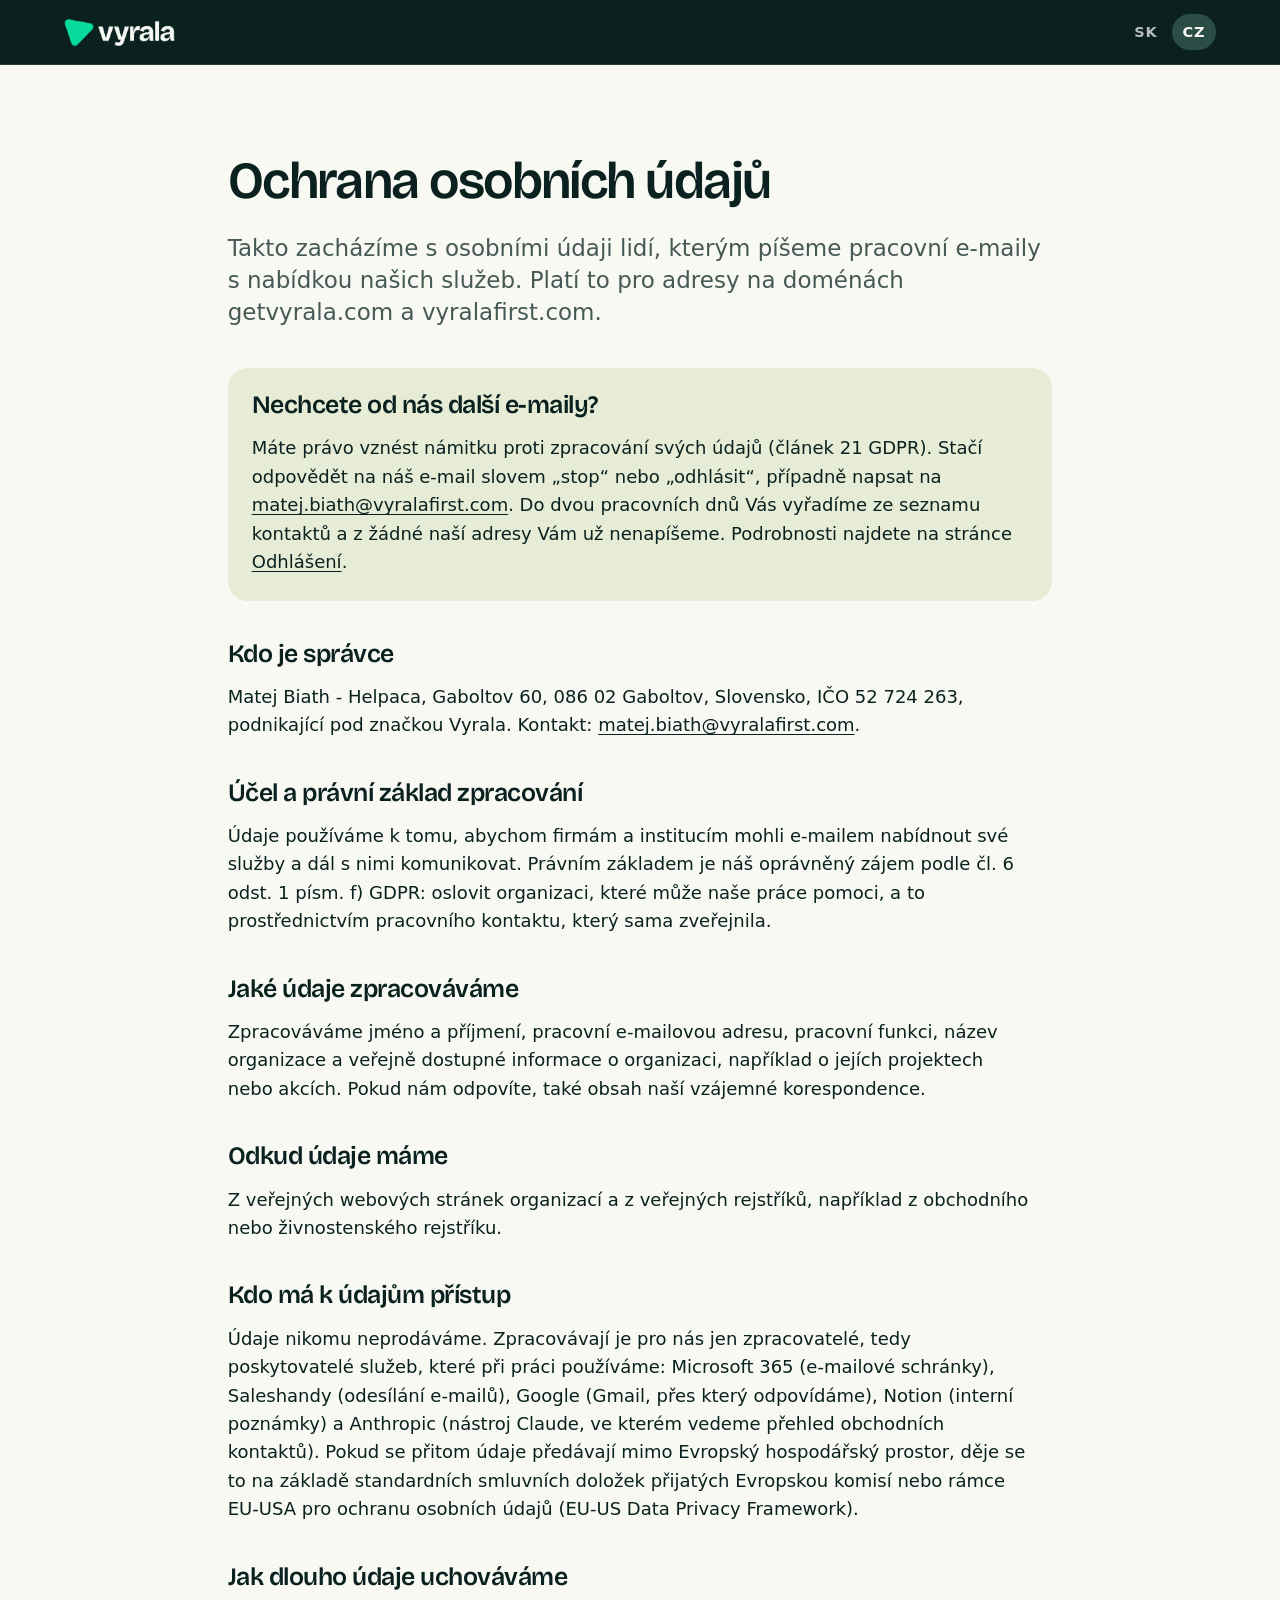
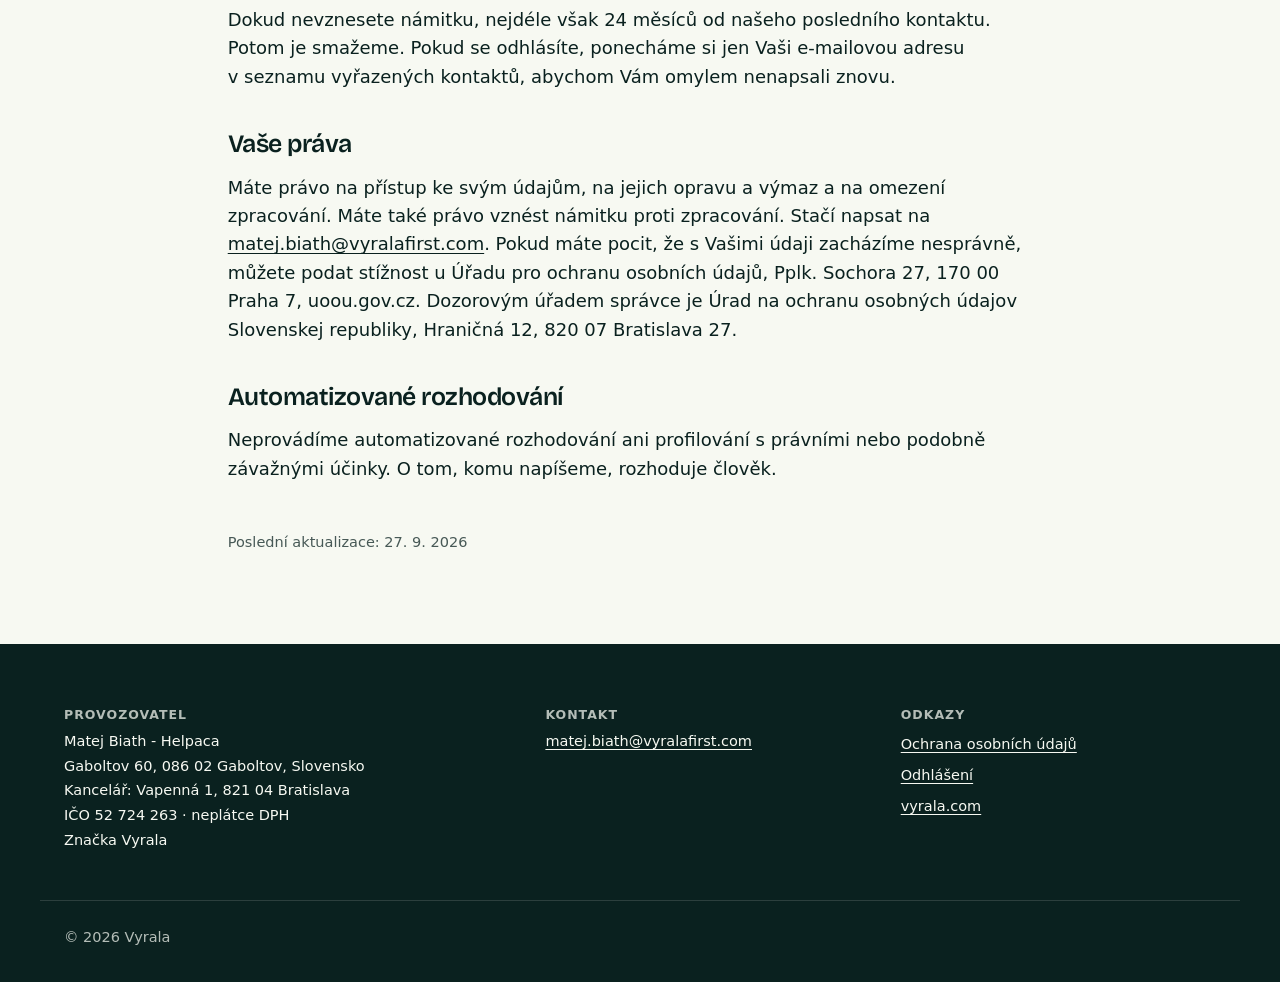
<file: cz/ochrana-udaju/index.html>
<!DOCTYPE html>
<html lang="cs">
<head>
<meta charset="utf-8">
<meta name="viewport" content="width=device-width, initial-scale=1">
<meta http-equiv="Content-Security-Policy" content="default-src 'none'; img-src 'self'; style-src 'self'; font-src 'self'; base-uri 'none'; form-action 'none'; upgrade-insecure-requests">
<meta name="referrer" content="strict-origin-when-cross-origin">
<meta name="robots" content="noindex, follow">
<title>Ochrana osobních údajů · Vyrala</title>
<meta name="description" content="Jak Vyrala zachází s údaji lidí, kterým píše pracovní e-maily, a jak se můžete odhlásit.">
<link rel="canonical" href="https://vyralafirst.com/cz/ochrana-udaju/">
<link rel="alternate" hreflang="sk" href="https://vyralafirst.com/ochrana-udajov/">
<link rel="alternate" hreflang="cs" href="https://vyralafirst.com/cz/ochrana-udaju/">
<link rel="alternate" hreflang="x-default" href="https://vyralafirst.com/ochrana-udajov/">
<meta property="og:type" content="website">
<meta property="og:site_name" content="Vyrala">
<meta property="og:locale" content="cs_CZ">
<meta property="og:title" content="Ochrana osobních údajů · Vyrala">
<meta property="og:description" content="Jak Vyrala zachází s údaji lidí, kterým píše pracovní e-maily, a jak se můžete odhlásit.">
<meta property="og:url" content="https://vyralafirst.com/cz/ochrana-udaju/">
<meta property="og:image" content="https://vyralafirst.com/assets/og.jpg">
<meta property="og:image:width" content="1200">
<meta property="og:image:height" content="630">
<meta property="og:image:alt" content="Vyrala">
<meta name="twitter:card" content="summary_large_image">
<meta name="theme-color" content="#0A211F">
<link rel="icon" href="../../favicon.ico" sizes="32x32">
<link rel="icon" href="../../favicon.svg" type="image/svg+xml">
<link rel="apple-touch-icon" href="../../apple-touch-icon.png">
<link rel="preload" href="../../assets/fonts/bricolage-600-latin.woff2" as="font" type="font/woff2" crossorigin>
<link rel="stylesheet" href="../../assets/styles.42181ab2ae.css">
</head>
<body>
<a class="skip" href="#main">Přeskočit na obsah</a>
<header class="hdr">
  <div class="shell hdr__in">
    <a class="brand" href="../../cz/" aria-label="Vyrala, úvodní stránka">
      <picture>
        <source type="image/avif" srcset="../../assets/img/logo.avif">
        <source type="image/webp" srcset="../../assets/img/logo.webp">
        <img src="../../assets/img/logo.png" alt="Vyrala" width="111" height="28">
      </picture>
    </a>
    <nav aria-label="Jazyk stránky"><ul class="langs"><li><a href="../../ochrana-udajov/" hreflang="sk" lang="sk" title="Slovenčina">SK</a></li><li><a href="../../cz/ochrana-udaju/" hreflang="cs" lang="cs" aria-current="page" title="Čeština">CZ</a></li></ul></nav>
  </div>
</header>
<main id="main">
<!-- DRAFT: Matej to review; not legal advice -->
<div class="doc s-light">
  <div class="shell doc__in">
    <h1 class="t-h2">Ochrana osobních údajů</h1>
    <p class="intro">Takto zacházíme s osobními údaji lidí, kterým píšeme pracovní e-maily s nabídkou našich služeb. Platí to pro adresy na doménách getvyrala.com a vyralafirst.com.</p>
    <section class="callout" aria-labelledby="object-h">
      <h2 id="object-h">Nechcete od nás další e-maily?</h2>
      <p>Máte právo vznést námitku proti zpracování svých údajů (článek 21 GDPR). Stačí odpovědět na náš e-mail slovem „stop“ nebo „odhlásit“, případně napsat na <a href="mailto:matej.biath@vyralafirst.com">matej.biath@vyralafirst.com</a>. Do dvou pracovních dnů Vás vyřadíme ze seznamu kontaktů a z žádné naší adresy Vám už nenapíšeme. Podrobnosti najdete na stránce <a href="../../cz/odhlaseni/">Odhlášení</a>.</p>
    </section>
    <h2>Kdo je správce</h2>
    <p>Matej Biath - Helpaca, Gaboltov 60, 086 02 Gaboltov, Slovensko, IČO 52 724 263, podnikající pod značkou Vyrala. Kontakt: <a href="mailto:matej.biath@vyralafirst.com">matej.biath@vyralafirst.com</a>.</p>
    <h2>Účel a právní základ zpracování</h2>
    <p>Údaje používáme k tomu, abychom firmám a institucím mohli e-mailem nabídnout své služby a dál s nimi komunikovat. Právním základem je náš oprávněný zájem podle čl. 6 odst. 1 písm. f) GDPR: oslovit organizaci, které může naše práce pomoci, a to prostřednictvím pracovního kontaktu, který sama zveřejnila.</p>
    <h2>Jaké údaje zpracováváme</h2>
    <p>Zpracováváme jméno a příjmení, pracovní e-mailovou adresu, pracovní funkci, název organizace a veřejně dostupné informace o organizaci, například o jejích projektech nebo akcích. Pokud nám odpovíte, také obsah naší vzájemné korespondence.</p>
    <h2>Odkud údaje máme</h2>
    <p>Z veřejných webových stránek organizací a z veřejných rejstříků, například z obchodního nebo živnostenského rejstříku.</p>
    <h2>Kdo má k údajům přístup</h2>
    <p>Údaje nikomu neprodáváme. Zpracovávají je pro nás jen zpracovatelé, tedy poskytovatelé služeb, které při práci používáme: Microsoft 365 (e-mailové schránky), Saleshandy (odesílání e-mailů), Google (Gmail, přes který odpovídáme), Notion (interní poznámky) a Anthropic (nástroj Claude, ve kterém vedeme přehled obchodních kontaktů). Pokud se přitom údaje předávají mimo Evropský hospodářský prostor, děje se to na základě standardních smluvních doložek přijatých Evropskou komisí nebo rámce EU-USA pro ochranu osobních údajů (EU-US Data Privacy Framework).</p>
    <h2>Jak dlouho údaje uchováváme</h2>
    <p>Dokud nevznesete námitku, nejdéle však 24 měsíců od našeho posledního kontaktu. Potom je smažeme. Pokud se odhlásíte, ponecháme si jen Vaši e-mailovou adresu v seznamu vyřazených kontaktů, abychom Vám omylem nenapsali znovu.</p>
    <h2>Vaše práva</h2>
    <p>Máte právo na přístup ke svým údajům, na jejich opravu a výmaz a na omezení zpracování. Máte také právo vznést námitku proti zpracování. Stačí napsat na <a href="mailto:matej.biath@vyralafirst.com">matej.biath@vyralafirst.com</a>. Pokud máte pocit, že s Vašimi údaji zacházíme nesprávně, můžete podat stížnost u Úřadu pro ochranu osobních údajů, Pplk. Sochora 27, 170 00 Praha 7, uoou.gov.cz. Dozorovým úřadem správce je Úrad na ochranu osobných údajov Slovenskej republiky, Hraničná 12, 820 07 Bratislava 27.</p>
    <h2>Automatizované rozhodování</h2>
    <p>Neprovádíme automatizované rozhodování ani profilování s právními nebo podobně závažnými účinky. O tom, komu napíšeme, rozhoduje člověk.</p>
    <p class="doc__updated">Poslední aktualizace: 27. 9. 2026</p>
  </div>
</div>
</main>
<footer class="ftr">
  <div class="shell ftr__grid">
    <section aria-labelledby="ftr-imprint">
      <h2 class="cap" id="ftr-imprint">Provozovatel</h2>
      <address>Matej Biath - Helpaca<br>Gaboltov 60, 086 02 Gaboltov, Slovensko<br>Kancelář: Vapenná 1, 821 04 Bratislava<br>IČO 52 724 263 · neplátce DPH<br>Značka Vyrala</address>
    </section>
    <section aria-labelledby="ftr-contact">
      <h2 class="cap" id="ftr-contact">Kontakt</h2>
      <p><a href="mailto:matej.biath@vyralafirst.com">matej.biath@vyralafirst.com</a></p>
    </section>
    <nav aria-labelledby="ftr-links">
      <h2 class="cap" id="ftr-links">Odkazy</h2>
      <ul class="ftr__links">
        <li><a href="../../cz/ochrana-udaju/">Ochrana osobních údajů</a></li>
        <li><a href="../../cz/odhlaseni/">Odhlášení</a></li>
        <li><a href="https://vyrala.com/cz/" rel="noopener">vyrala.com</a></li>
      </ul>
    </nav>
  </div>
  <div class="shell ftr__base"><p>© 2026 Vyrala</p></div>
</footer>
</body>
</html>
</file>
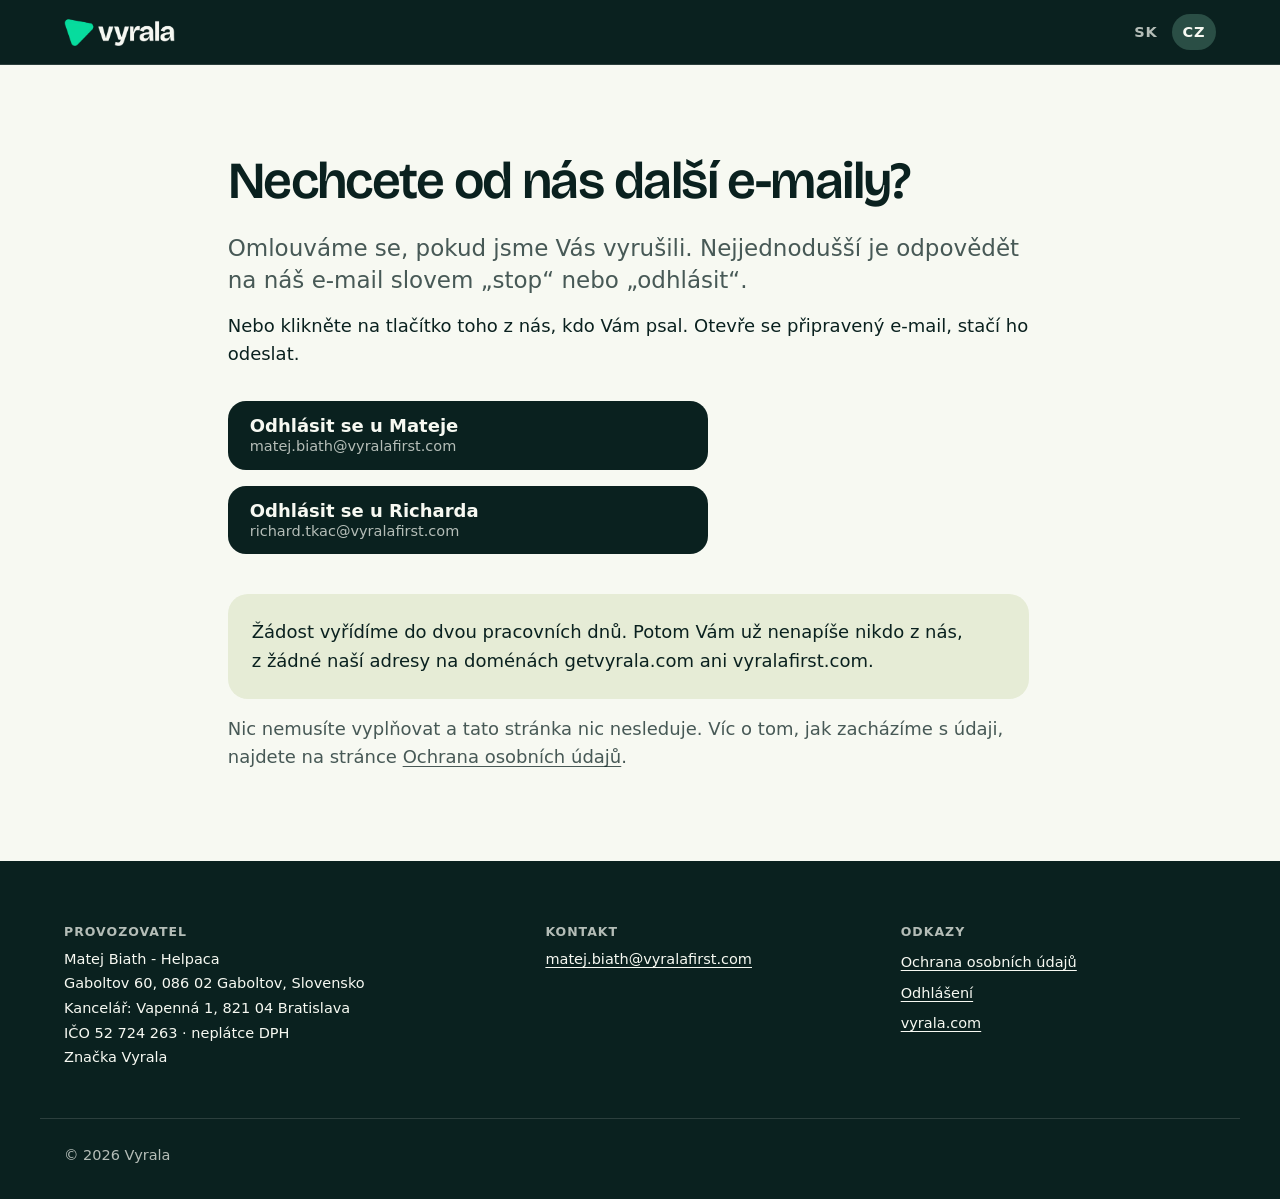
<file: cz/odhlaseni/index.html>
<!DOCTYPE html>
<html lang="cs">
<head>
<meta charset="utf-8">
<meta name="viewport" content="width=device-width, initial-scale=1">
<meta http-equiv="Content-Security-Policy" content="default-src 'none'; img-src 'self'; style-src 'self'; font-src 'self'; base-uri 'none'; form-action 'none'; upgrade-insecure-requests">
<meta name="referrer" content="strict-origin-when-cross-origin">
<meta name="robots" content="noindex, follow">
<title>Odhlášení · Vyrala</title>
<meta name="description" content="Jak se odhlásit z e-mailů od Vyraly. Vyřídíme to do dvou pracovních dnů.">
<link rel="canonical" href="https://vyralafirst.com/cz/odhlaseni/">
<link rel="alternate" hreflang="sk" href="https://vyralafirst.com/odhlasenie/">
<link rel="alternate" hreflang="cs" href="https://vyralafirst.com/cz/odhlaseni/">
<link rel="alternate" hreflang="x-default" href="https://vyralafirst.com/odhlasenie/">
<meta property="og:type" content="website">
<meta property="og:site_name" content="Vyrala">
<meta property="og:locale" content="cs_CZ">
<meta property="og:title" content="Odhlášení · Vyrala">
<meta property="og:description" content="Jak se odhlásit z e-mailů od Vyraly. Vyřídíme to do dvou pracovních dnů.">
<meta property="og:url" content="https://vyralafirst.com/cz/odhlaseni/">
<meta property="og:image" content="https://vyralafirst.com/assets/og.jpg">
<meta property="og:image:width" content="1200">
<meta property="og:image:height" content="630">
<meta property="og:image:alt" content="Vyrala">
<meta name="twitter:card" content="summary_large_image">
<meta name="theme-color" content="#0A211F">
<link rel="icon" href="../../favicon.ico" sizes="32x32">
<link rel="icon" href="../../favicon.svg" type="image/svg+xml">
<link rel="apple-touch-icon" href="../../apple-touch-icon.png">
<link rel="preload" href="../../assets/fonts/bricolage-600-latin.woff2" as="font" type="font/woff2" crossorigin>
<link rel="stylesheet" href="../../assets/styles.42181ab2ae.css">
</head>
<body>
<a class="skip" href="#main">Přeskočit na obsah</a>
<header class="hdr">
  <div class="shell hdr__in">
    <a class="brand" href="../../cz/" aria-label="Vyrala, úvodní stránka">
      <picture>
        <source type="image/avif" srcset="../../assets/img/logo.avif">
        <source type="image/webp" srcset="../../assets/img/logo.webp">
        <img src="../../assets/img/logo.png" alt="Vyrala" width="111" height="28">
      </picture>
    </a>
    <nav aria-label="Jazyk stránky"><ul class="langs"><li><a href="../../odhlasenie/" hreflang="sk" lang="sk" title="Slovenčina">SK</a></li><li><a href="../../cz/odhlaseni/" hreflang="cs" lang="cs" aria-current="page" title="Čeština">CZ</a></li></ul></nav>
  </div>
</header>
<main id="main">
<div class="doc s-light">
  <div class="shell doc__in">
    <h1 class="t-h2">Nechcete od nás další e-maily?</h1>
    <p class="intro">Omlouváme se, pokud jsme Vás vyrušili. Nejjednodušší je odpovědět na náš e-mail slovem „stop“ nebo „odhlásit“.</p>
    <p>Nebo klikněte na tlačítko toho z nás, kdo Vám psal. Otevře se připravený e-mail, stačí ho odeslat.</p>
    <ul class="optout__btns">
      <li><a class="btn btn--dark" href="mailto:matej.biath@vyralafirst.com?subject=Odhl%C3%A1sit">Odhlásit se u Mateje<span class="btn__sub">matej.biath@vyralafirst.com</span></a></li>
      <li><a class="btn btn--dark" href="mailto:richard.tkac@vyralafirst.com?subject=Odhl%C3%A1sit">Odhlásit se u Richarda<span class="btn__sub">richard.tkac@vyralafirst.com</span></a></li>
    </ul>
    <p class="callout">Žádost vyřídíme do dvou pracovních dnů. Potom Vám už nenapíše nikdo z nás, z žádné naší adresy na doménách getvyrala.com ani vyralafirst.com.</p>
    <p class="dim">Nic nemusíte vyplňovat a tato stránka nic nesleduje. Víc o tom, jak zacházíme s údaji, najdete na stránce <a href="../../cz/ochrana-udaju/">Ochrana osobních údajů</a>.</p>
  </div>
</div>
</main>
<footer class="ftr">
  <div class="shell ftr__grid">
    <section aria-labelledby="ftr-imprint">
      <h2 class="cap" id="ftr-imprint">Provozovatel</h2>
      <address>Matej Biath - Helpaca<br>Gaboltov 60, 086 02 Gaboltov, Slovensko<br>Kancelář: Vapenná 1, 821 04 Bratislava<br>IČO 52 724 263 · neplátce DPH<br>Značka Vyrala</address>
    </section>
    <section aria-labelledby="ftr-contact">
      <h2 class="cap" id="ftr-contact">Kontakt</h2>
      <p><a href="mailto:matej.biath@vyralafirst.com">matej.biath@vyralafirst.com</a></p>
    </section>
    <nav aria-labelledby="ftr-links">
      <h2 class="cap" id="ftr-links">Odkazy</h2>
      <ul class="ftr__links">
        <li><a href="../../cz/ochrana-udaju/">Ochrana osobních údajů</a></li>
        <li><a href="../../cz/odhlaseni/">Odhlášení</a></li>
        <li><a href="https://vyrala.com/cz/" rel="noopener">vyrala.com</a></li>
      </ul>
    </nav>
  </div>
  <div class="shell ftr__base"><p>© 2026 Vyrala</p></div>
</footer>
</body>
</html>
</file>
<file: assets/styles.42181ab2ae.css>
/* Vyrala sending-domain page. Tokens mirror vyrala-web site/dist/assets/styles.css :root
   (forest / paper / sage / accent). Single theme, like vyrala.com. No animation. */

@font-face {
  font-family: "Bricolage Grotesque";
  font-style: normal;
  font-weight: 600;
  font-display: swap;
  src: url(fonts/bricolage-600-latin.woff2) format("woff2");
  unicode-range: U+0000-00FF, U+0131, U+0152-0153, U+02BB-02BC, U+02C6, U+02DA, U+02DC, U+0304, U+0308, U+0329, U+2000-206F, U+20AC, U+2122, U+2191, U+2193, U+2212, U+2215, U+FEFF, U+FFFD;
}
@font-face {
  font-family: "Bricolage Grotesque";
  font-style: normal;
  font-weight: 600;
  font-display: swap;
  src: url(fonts/bricolage-600-latin-ext.woff2) format("woff2");
  unicode-range: U+0100-02BA, U+02BD-02C5, U+02C7-02CC, U+02CE-02D7, U+02DD-02FF, U+0304, U+0308, U+0329, U+1D00-1DBF, U+1E00-1E9F, U+1EF2-1EFF, U+2020, U+20A0-20AB, U+20AD-20C0, U+2113, U+2C60-2C7F, U+A720-A7FF;
}
/* metric-matched fallback from vyrala-web, keeps CLS at zero while the font swaps in */
@font-face {
  font-family: "Bricolage Fallback";
  src: local("Arial Bold"), local("Arial-BoldMT"), local("Arial");
  size-adjust: 103%;
  ascent-override: 93%;
  descent-override: 24%;
  line-gap-override: 0%;
}

:root {
  --paper: #F7F9F2;
  --forest: #0A211F;
  --panel: #2A4E45;
  --sage: #E6ECD6;
  --accent: #00E5A0;
  --accent-deep: #00734F;
  --mint: #8DFDBA;

  --on-dark-70: rgba(247, 249, 242, .72);
  --on-light-70: rgba(10, 33, 31, .74);
  --hair-dark: rgba(247, 249, 242, .14);
  --hair-light: rgba(10, 33, 31, .13);

  --ff-display: "Bricolage Grotesque", "Bricolage Fallback", system-ui, sans-serif;
  --ff-body: system-ui, -apple-system, "Segoe UI", Roboto, "Helvetica Neue", Arial, sans-serif;

  --fs-cap: 12.5px;
  --fs-sm: 14.5px;
  --fs-body: clamp(16px, .55vw + 14.4px, 18px);
  --fs-lead: clamp(18px, .9vw + 14.5px, 23px);
  --fs-h3: clamp(20px, .8vw + 16.5px, 25px);
  --fs-h2: clamp(30px, 3vw + 14px, 52px);
  --fs-hero: clamp(34px, 5.4vw + 12px, 80px);
  --fs-stat: clamp(38px, 4.6vw + 16px, 68px);

  --s1: 8px; --s2: 16px; --s3: 24px; --s4: 32px; --s5: 40px;
  --s6: 48px; --s7: 64px; --s8: 96px;
  --sect: clamp(56px, 7vw, 112px);
  --gut: var(--s2);

  --r-media: 20px;
  --r-plate: 28px;
  --r-pill: 999px;
}
@media (min-width: 768px) { :root { --gut: var(--s3); } }

*, *::before, *::after { box-sizing: border-box; }
html { -webkit-text-size-adjust: 100%; text-size-adjust: 100%; }
body {
  margin: 0;
  background: var(--forest);
  color: var(--paper);
  font-family: var(--ff-body);
  font-size: var(--fs-body);
  line-height: 1.58;
}
img { display: block; max-width: 100%; height: auto; }
h1, h2, h3 { font-family: var(--ff-display); font-weight: 600; line-height: 1.05; margin: 0; }
p, ul, ol, dl, dd, address { margin: 0; }
ul, ol { padding: 0; list-style: none; }
address { font-style: normal; }
a { color: inherit; text-underline-offset: .18em; text-decoration-thickness: 1px; }
a:hover { text-decoration-thickness: 2px; }
:focus-visible { outline: 3px solid var(--accent); outline-offset: 3px; border-radius: 4px; }
.s-light :focus-visible, .s-sage :focus-visible { outline-color: var(--accent-deep); }

.shell { max-width: 1200px; margin-inline: auto; padding-inline: var(--gut); }
.cap { font-size: var(--fs-cap); font-weight: 600; letter-spacing: .08em; text-transform: uppercase; }
.num { font-variant-numeric: tabular-nums; }
.dim { color: var(--on-light-70); }
.t-hero { font-size: var(--fs-hero); letter-spacing: -.04em; line-height: .98; }
.t-h2 { font-size: var(--fs-h2); letter-spacing: -.03em; line-height: 1.02; }
.intro { max-width: 60ch; margin-top: var(--s2); color: var(--on-light-70); font-size: var(--fs-lead); line-height: 1.4; }

.s-dark { background: var(--forest); color: var(--paper); }
.s-light { background: var(--paper); color: var(--forest); }
.s-sage { background: var(--sage); color: var(--forest); }

.skip { position: absolute; left: var(--s2); top: -100px; z-index: 10; padding: var(--s1) var(--s2); background: var(--accent); color: var(--forest); font-weight: 600; border-radius: var(--r-pill); }
.skip:focus { top: var(--s1); }

/* header */
.hdr { background: var(--forest); border-bottom: 1px solid var(--hair-dark); }
.hdr__in { display: flex; align-items: center; justify-content: space-between; min-height: 64px; gap: var(--s2); }
.brand { display: inline-flex; padding: var(--s1) 0; }
.brand img { width: 111px; height: 28px; }
.langs { display: flex; gap: 4px; }
.langs a {
  display: inline-flex; align-items: center; justify-content: center;
  min-width: 44px; min-height: 36px; padding: 0 var(--s1);
  border-radius: var(--r-pill); font-size: var(--fs-sm); font-weight: 600; letter-spacing: .06em;
  text-decoration: none; color: var(--on-dark-70);
}
.langs a:hover { color: var(--paper); }
.langs a[aria-current="page"] { background: var(--panel); color: var(--paper); }

/* hero */
.hero { padding-block: clamp(48px, 8vw, 120px) var(--s6); }
.eyebrow { color: var(--accent); margin-bottom: var(--s3); }
.hero h1 { max-width: 16ch; }
.lead { max-width: 58ch; margin-top: var(--s3); font-size: var(--fs-lead); line-height: 1.42; color: var(--on-dark-70); }
.ctas { display: flex; flex-wrap: wrap; gap: var(--s2); margin-top: var(--s5); }

.btn {
  display: inline-flex; flex-direction: column; justify-content: center; align-items: flex-start;
  min-height: 48px; padding: 12px 22px; border-radius: var(--r-pill);
  font-weight: 600; text-decoration: none; line-height: 1.25;
}
.btn--primary { background: var(--accent); color: var(--forest); }
.btn--primary:hover { background: var(--mint); }
.btn--ghost { border: 1.5px solid var(--hair-dark); border-color: rgba(247, 249, 242, .45); color: var(--paper); }
.btn--ghost:hover { border-color: var(--paper); }
.btn--dark { background: var(--forest); color: var(--paper); border-radius: 18px; padding: 14px 22px; }
.btn--dark:hover { background: var(--panel); }
.btn__sub { font-weight: 400; font-size: var(--fs-sm); color: var(--on-dark-70); overflow-wrap: anywhere; }

/* proof strip */
.proof { padding-block: var(--s6) var(--sect); }
.proof__h { color: var(--on-dark-70); padding-top: var(--s5); border-top: 1px solid var(--hair-dark); }
.proof__list { display: grid; gap: var(--s5); margin-top: var(--s4); }
.proof__num { font-family: var(--ff-display); font-weight: 600; font-size: var(--fs-stat); line-height: 1; letter-spacing: -.035em; color: var(--accent); white-space: nowrap; }
.proof__label { margin-top: var(--s1); font-weight: 600; max-width: 30ch; }
.proof__note { margin-top: 6px; font-size: var(--fs-sm); color: var(--on-dark-70); max-width: 36ch; }
.proof__adela { margin-top: var(--s6); max-width: 70ch; font-size: var(--fs-sm); color: var(--on-dark-70); }
@media (min-width: 900px) { .proof__list { grid-template-columns: repeat(3, 1fr); gap: var(--s4); } }

/* portfolio */
.work { padding-block: var(--sect); }
.work__rail { margin-top: var(--s5); }
.work__list {
  display: grid; grid-auto-flow: column; grid-auto-columns: min(62vw, 240px); gap: var(--s2);
  overflow-x: auto; scroll-snap-type: x mandatory; overscroll-behavior-x: contain;
  padding-bottom: var(--s2); scrollbar-width: thin;
}
.card { scroll-snap-align: start; }
.card__link { display: flex; flex-direction: column; text-decoration: none; border-radius: var(--r-media); }
.card__img { width: 100%; aspect-ratio: 9 / 16; object-fit: cover; border-radius: var(--r-media); background: var(--sage); }
.card__tag { margin-top: var(--s2); color: var(--accent-deep); }
.card__title { margin-top: 4px; font-family: var(--ff-display); font-weight: 600; font-size: var(--fs-h3); letter-spacing: -.02em; line-height: 1.15; }
.card__cta { margin-top: 6px; font-size: var(--fs-sm); color: var(--on-light-70); text-decoration: underline; text-underline-offset: .18em; }
.card__link:hover .card__cta { color: var(--forest); }
@media (min-width: 1024px) {
  .work__list { grid-auto-flow: row; grid-template-columns: repeat(5, 1fr); overflow: visible; padding-bottom: 0; }
}

/* how */
.how { padding-block: var(--sect); }
.how__list { counter-reset: step; display: grid; gap: var(--s4); margin-top: var(--s5); }
.how__list li { counter-increment: step; position: relative; padding-top: var(--s6); max-width: 36ch; font-size: var(--fs-lead); line-height: 1.4; }
.how__list li::before {
  content: counter(step); position: absolute; top: 0; left: 0;
  width: 36px; height: 36px; display: grid; place-items: center; border-radius: 50%;
  background: var(--forest); color: var(--paper); font-family: var(--ff-display); font-weight: 600; font-size: 16px;
}
@media (min-width: 900px) { .how__list { grid-template-columns: repeat(3, 1fr); } }

/* team */
.team { padding-block: var(--sect); }
.team__list { display: grid; gap: var(--s6); margin-top: var(--s5); }
.person { display: grid; gap: var(--s3); align-content: start; }
.person__img { width: 100%; max-width: 320px; aspect-ratio: 1; object-fit: cover; border-radius: var(--r-plate); }
.person__name { font-size: var(--fs-h3); letter-spacing: -.02em; }
.person__role { margin-top: 6px; color: var(--accent-deep); }
.person__focus { margin-top: var(--s2); font-weight: 600; }
.person__bio { margin-top: var(--s1); color: var(--on-light-70); }
.person__contact { margin-top: var(--s3); display: grid; gap: var(--s1); }
.person__contact div { display: flex; flex-wrap: wrap; gap: 0 var(--s1); }
.person__contact dt { font-size: var(--fs-sm); color: var(--on-light-70); min-width: 64px; }
.person__contact dd a { display: inline-block; padding-block: 2px; font-weight: 600; overflow-wrap: anywhere; }
@media (min-width: 768px) { .team__list { grid-template-columns: 1fr 1fr; gap: var(--s5); } }
@media (min-width: 1024px) { .person { grid-template-columns: 220px 1fr; gap: var(--s4); } }
.transparency { margin-top: var(--s7); padding-top: var(--s3); border-top: 1px solid var(--hair-light); max-width: 70ch; font-size: var(--fs-sm); color: var(--on-light-70); }

/* text pages */
.doc { padding-block: clamp(48px, 7vw, 96px) var(--sect); }
.doc__in { max-width: calc(72ch + 2 * var(--gut)); }
.doc h2 { font-size: var(--fs-h3); letter-spacing: -.02em; margin-top: var(--s5); }
.doc p { margin-top: var(--s2); max-width: 70ch; }
.doc .intro { margin-top: var(--s3); }
.doc p.callout, .doc .callout { margin-top: var(--s5); padding: var(--s3); border-radius: var(--r-media); background: var(--sage); }
.doc .callout h2 { margin-top: 0; }
.doc__updated { font-size: var(--fs-sm); color: var(--on-light-70); margin-top: var(--s6) !important; }
.optout__btns { display: grid; gap: var(--s2); margin-top: var(--s4); max-width: 480px; }
.optout__btns .btn { width: 100%; }

/* footer */
.ftr { background: var(--forest); color: var(--paper); padding-block: var(--s7) var(--s4); font-size: var(--fs-sm); }
.ftr__grid { display: grid; gap: var(--s5); }
.ftr h2 { font-family: var(--ff-body); color: var(--on-dark-70); margin-bottom: var(--s1); }
.ftr address, .ftr p { line-height: 1.7; }
.ftr__links li a { display: inline-block; padding-block: 4px; }
.ftr__base { margin-top: var(--s6); padding-top: var(--s3); border-top: 1px solid var(--hair-dark); color: var(--on-dark-70); }
@media (min-width: 768px) { .ftr__grid { grid-template-columns: 1.4fr 1fr 1fr; } }

@media (prefers-reduced-motion: reduce) { * { scroll-behavior: auto !important; } }
</file>
